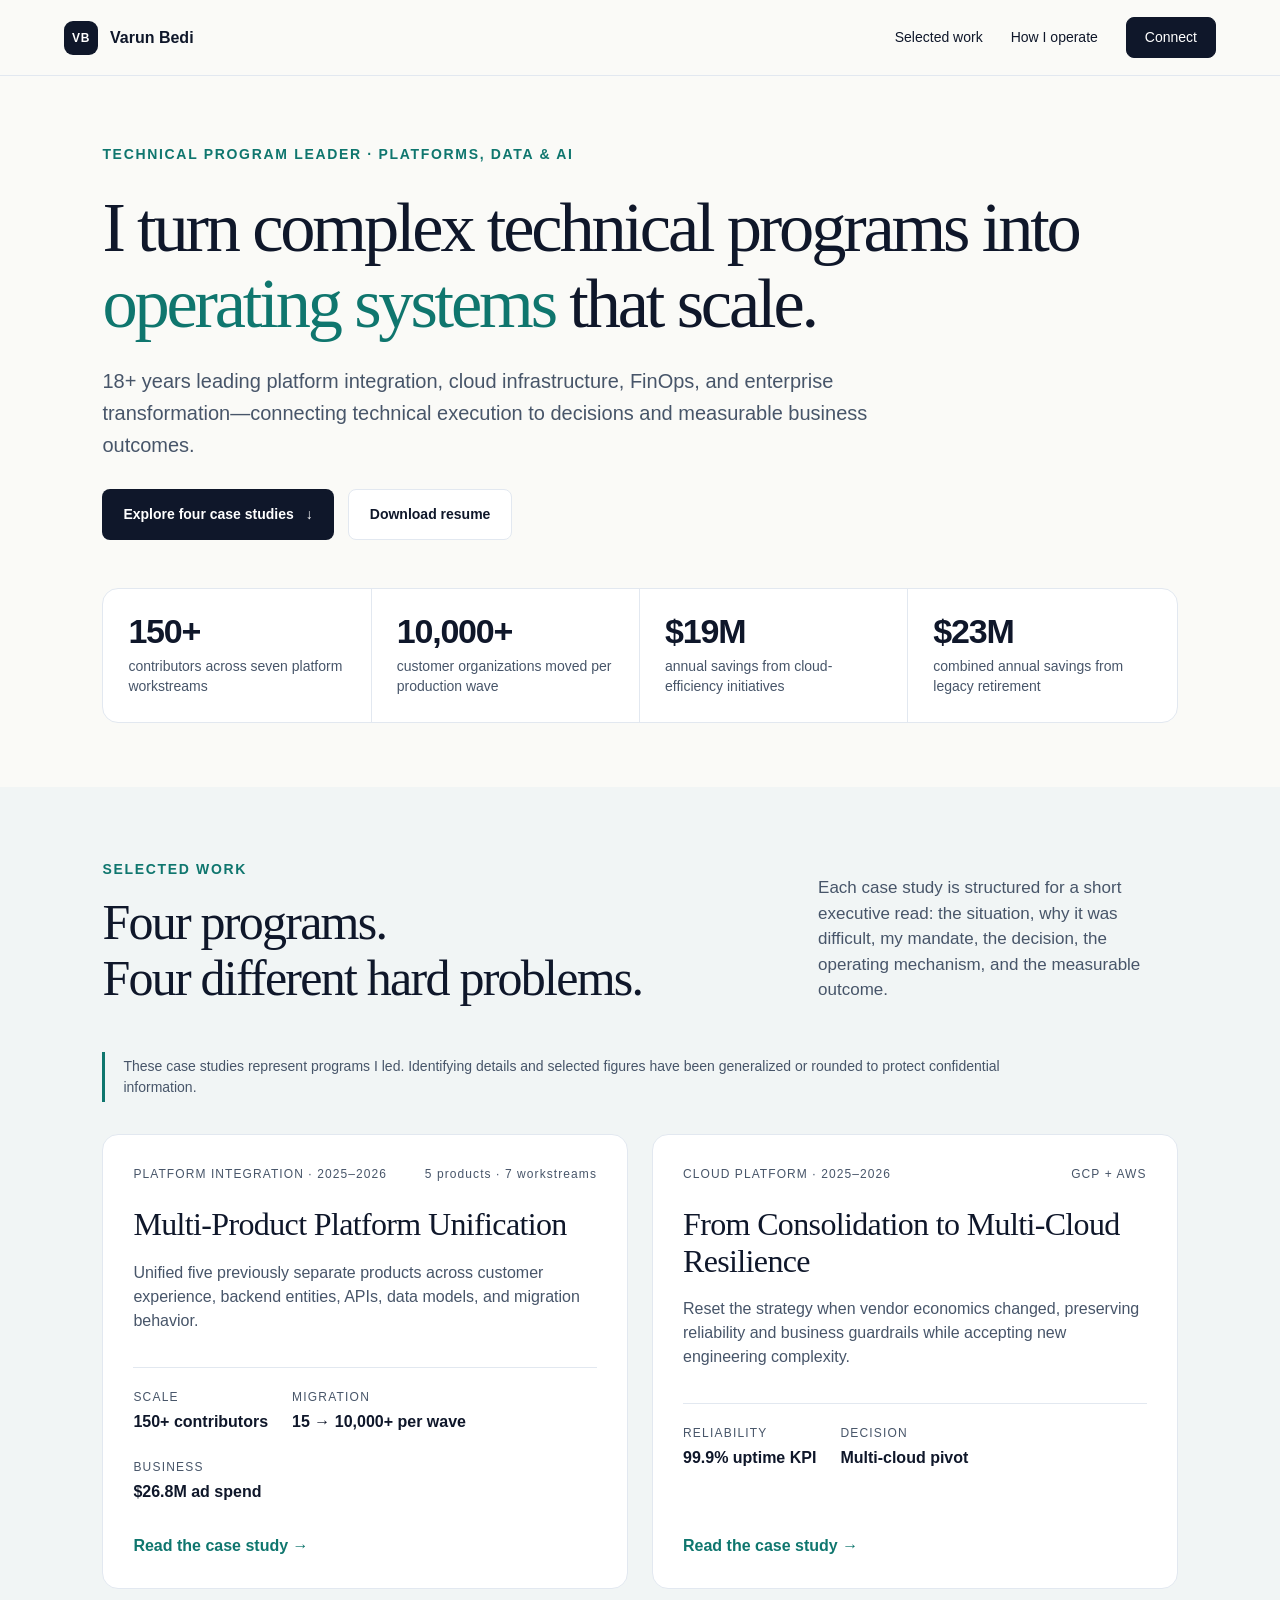
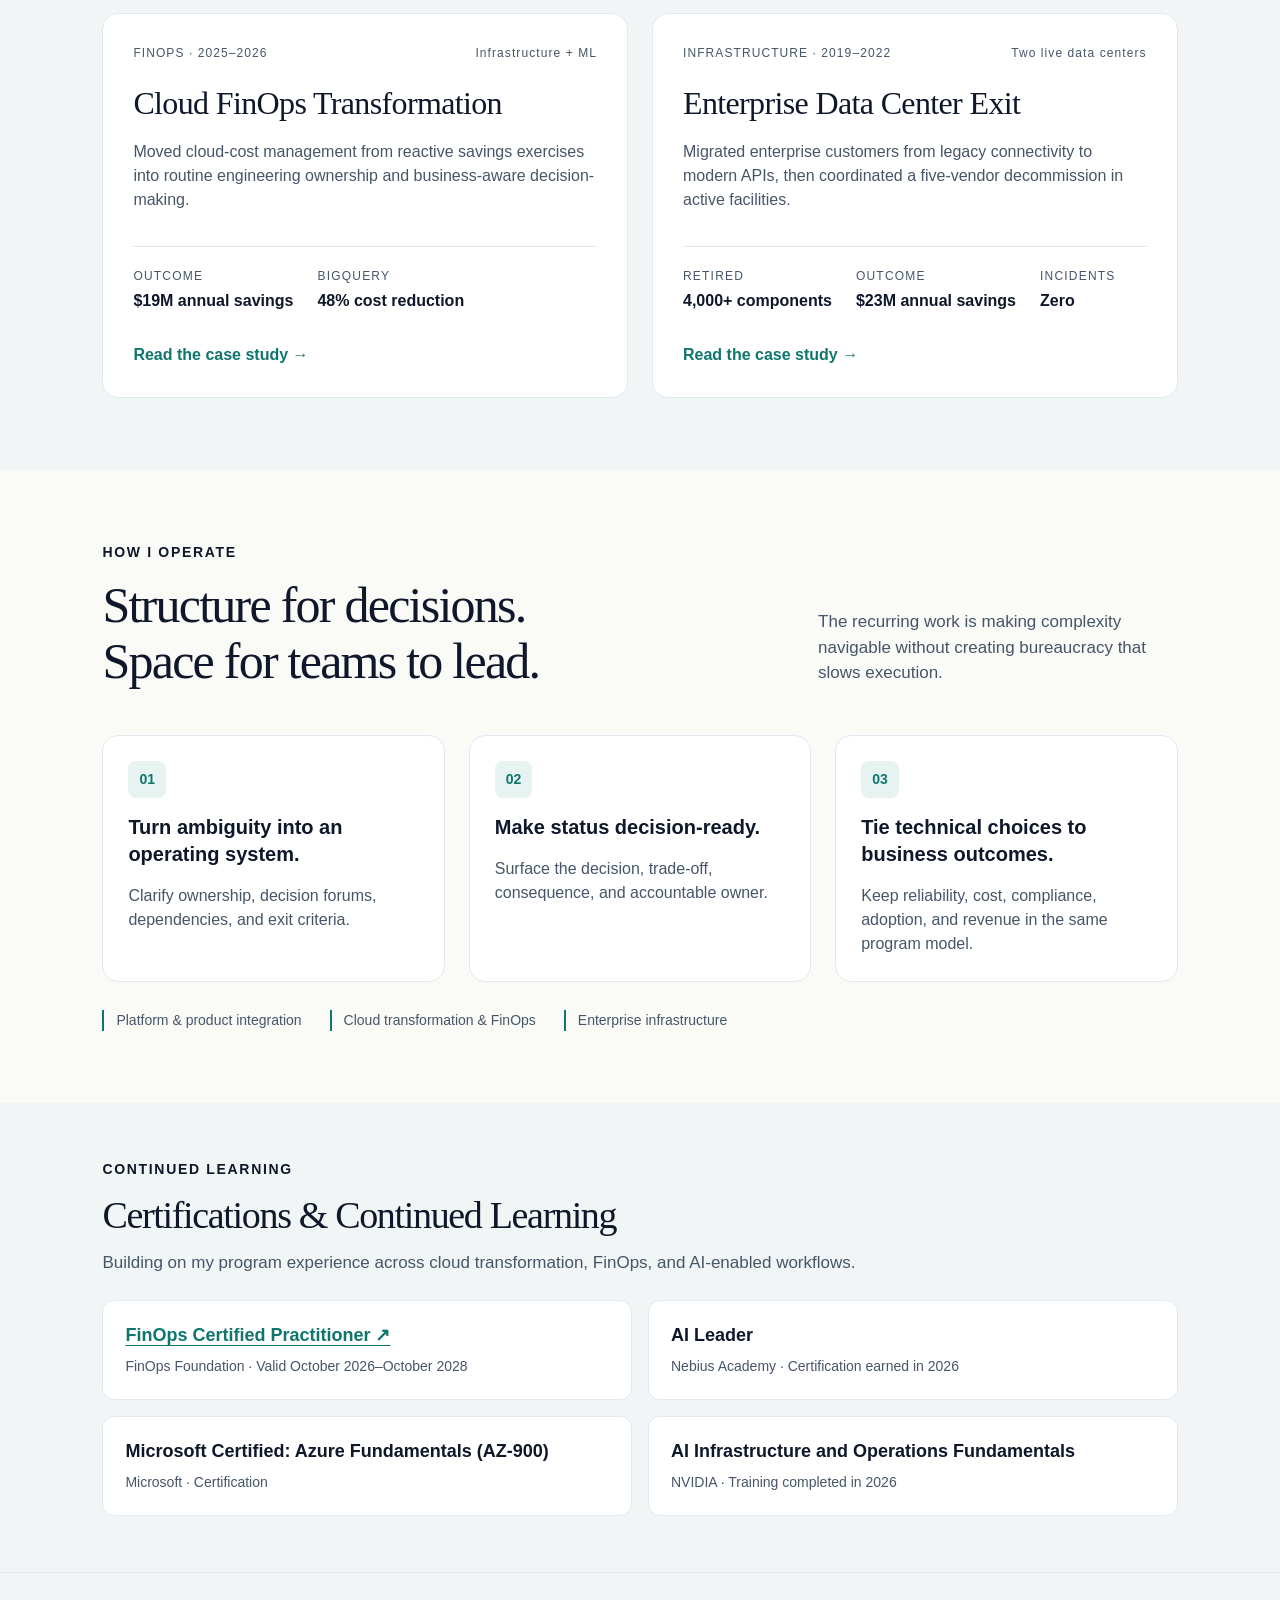
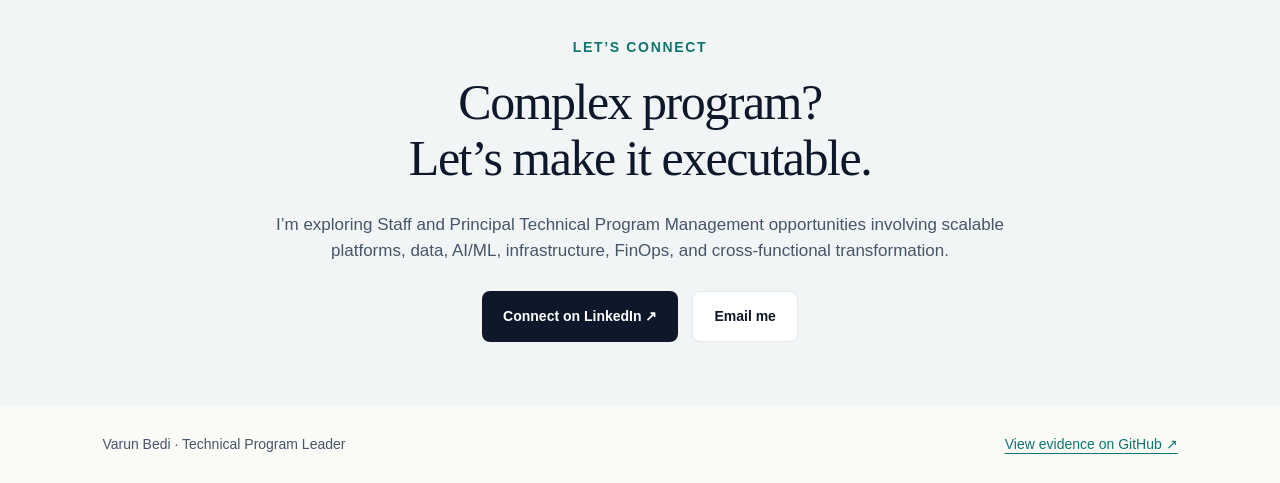
<file: docs/index.html>
<!doctype html>
<html lang="en">
<head>
  <meta charset="utf-8">
  <meta name="viewport" content="width=device-width, initial-scale=1">
  <meta name="description" content="Varun Bedi — Technical Program Leader turning complex platforms, cloud, data, and AI programs into operating systems that scale.">
  <meta property="og:title" content="Varun Bedi — Technical Program Leadership Portfolio">
  <meta property="og:description" content="Selected programs, decisions, operating mechanisms, and measurable outcomes.">
  <meta property="og:image" content="og.png">
  <title>Varun Bedi — Technical Program Leader</title>
  <link rel="icon" href="favicon.svg" type="image/svg+xml">
  <link rel="stylesheet" href="styles.css">
  <link rel="stylesheet" href="refinements.css">
  <link rel="stylesheet" href="theme.css">
</head>
<body>
  <header class="site-header">
    <a class="wordmark" href="#top" aria-label="Varun Bedi, home"><span>VB</span> Varun Bedi</a>
    <nav aria-label="Primary navigation">
      <a href="#work">Selected work</a><a href="#principles">How I operate</a>
      <a class="nav-cta" href="https://linkedin.com/in/bedivarun" target="_blank" rel="noreferrer">Connect</a>
    </nav>
  </header>
  <main id="top">
    <section class="hero compact-hero">
      <div class="eyebrow">TECHNICAL PROGRAM LEADER · PLATFORMS, DATA &amp; AI</div>
      <h1>I turn complex technical programs into <em>operating systems</em> that scale.</h1>
      <p class="hero-copy">18+ years leading platform integration, cloud infrastructure, FinOps, and enterprise transformation—connecting technical execution to decisions and measurable business outcomes.</p>
      <div class="hero-actions">
        <a class="button primary" href="#work">Explore four case studies <span aria-hidden="true">↓</span></a>
        <a class="button secondary" href="Varun_Bedi_Resume.pdf" download>Download resume</a>
      </div>
      <div class="impact-strip hero-impact" aria-label="Selected impact">
        <div><strong>150+</strong><span>contributors across seven platform workstreams</span></div>
        <div><strong>10,000+</strong><span>customer organizations moved per production wave</span></div>
        <div><strong>$19M</strong><span>annual savings from cloud-efficiency initiatives</span></div>
        <div><strong>$23M</strong><span>combined annual savings from legacy retirement</span></div>
      </div>
    </section>
    <section class="work concise-work" id="work" aria-labelledby="work-title">
      <div class="section-intro split">
        <div><p class="kicker">SELECTED WORK</p><h2 id="work-title">Four programs.<br>Four different hard problems.</h2></div>
        <p>Each case study is structured for a short executive read: the situation, why it was difficult, my mandate, the decision, the operating mechanism, and the measurable outcome.</p>
      </div>
      <p class="evidence-note">These case studies represent programs I led. Identifying details and selected figures have been generalized or rounded to protect confidential information.</p>
      <div class="case-grid programs-grid">
        <article class="case-card">
          <div class="case-meta"><span>PLATFORM INTEGRATION · 2025–2026</span><span>5 products · 7 workstreams</span></div>
          <h3>Multi-Product Platform Unification</h3>
          <p>Unified five previously separate products across customer experience, backend entities, APIs, data models, and migration behavior.</p>
          <dl><div><dt>Scale</dt><dd>150+ contributors</dd></div><div><dt>Migration</dt><dd>15 → 10,000+ per wave</dd></div><div><dt>Business</dt><dd>$26.8M ad spend</dd></div></dl>
          <a href="case-studies/platform-unification.html">Read the case study →</a>
        </article>
        <article class="case-card">
          <div class="case-meta"><span>CLOUD PLATFORM · 2025–2026</span><span>GCP + AWS</span></div>
          <h3>From Consolidation to Multi-Cloud Resilience</h3>
          <p>Reset the strategy when vendor economics changed, preserving reliability and business guardrails while accepting new engineering complexity.</p>
          <dl><div><dt>Reliability</dt><dd>99.9% uptime KPI</dd></div><div><dt>Decision</dt><dd>Multi-cloud pivot</dd></div></dl>
          <a href="case-studies/cloud-platform.html">Read the case study →</a>
        </article>
        <article class="case-card">
          <div class="case-meta"><span>FINOPS · 2025–2026</span><span>Infrastructure + ML</span></div>
          <h3>Cloud FinOps Transformation</h3>
          <p>Moved cloud-cost management from reactive savings exercises into routine engineering ownership and business-aware decision-making.</p>
          <dl><div><dt>Outcome</dt><dd>$19M annual savings</dd></div><div><dt>BigQuery</dt><dd>48% cost reduction</dd></div></dl>
          <a href="case-studies/cloud-finops.html">Read the case study →</a>
        </article>
        <article class="case-card">
          <div class="case-meta"><span>INFRASTRUCTURE · 2019–2022</span><span>Two live data centers</span></div>
          <h3>Enterprise Data Center Exit</h3>
          <p>Migrated enterprise customers from legacy connectivity to modern APIs, then coordinated a five-vendor decommission in active facilities.</p>
          <dl><div><dt>Retired</dt><dd>4,000+ components</dd></div><div><dt>Outcome</dt><dd>$23M annual savings</dd></div><div><dt>Incidents</dt><dd>Zero</dd></div></dl>
          <a href="case-studies/data-center-exit.html">Read the case study →</a>
        </article>
      </div>
    </section>
    <section class="principles compact-principles" id="principles" aria-labelledby="principles-title">
      <div class="section-intro split">
        <div><p class="kicker">HOW I OPERATE</p><h2 id="principles-title">Structure for decisions.<br>Space for teams to lead.</h2></div>
        <p>The recurring work is making complexity navigable without creating bureaucracy that slows execution.</p>
      </div>
      <ol class="principle-list">
        <li><span>01</span><h3>Turn ambiguity into an operating system.</h3><p>Clarify ownership, decision forums, dependencies, and exit criteria.</p></li>
        <li><span>02</span><h3>Make status decision-ready.</h3><p>Surface the decision, trade-off, consequence, and accountable owner.</p></li>
        <li><span>03</span><h3>Tie technical choices to business outcomes.</h3><p>Keep reliability, cost, compliance, adoption, and revenue in the same program model.</p></li>
      </ol>
      <p class="specialties" aria-label="Core specialties"><span>Platform &amp; product integration</span><span>Cloud transformation &amp; FinOps</span><span>Enterprise infrastructure</span></p>
    </section>
    <section class="credentials" id="credentials" aria-labelledby="credentials-title">
      <div class="section-intro">
        <p class="kicker">CONTINUED LEARNING</p>
        <h2 id="credentials-title">Certifications &amp; Continued Learning</h2>
        <p>Building on my program experience across cloud transformation, FinOps, and AI-enabled workflows.</p>
      </div>
      <ul class="credential-list">
        <li><h3><a href="https://verify.skilljar.com/c/z38svyhzy6jr" target="_blank" rel="noreferrer">FinOps Certified Practitioner ↗</a></h3><p>FinOps Foundation · Valid October 2026–October 2028</p></li>
        <li><h3>AI Leader</h3><p>Nebius Academy · Certification earned in 2026</p></li>
        <li><h3>Microsoft Certified: Azure Fundamentals (AZ-900)</h3><p>Microsoft · Certification</p></li>
        <li><h3>AI Infrastructure and Operations Fundamentals</h3><p>NVIDIA · Training completed in 2026</p></li>
      </ul>
    </section>
    <section class="contact compact-contact" id="contact">
      <p class="kicker">LET’S CONNECT</p><h2>Complex program?<br>Let’s make it executable.</h2>
      <p>I’m exploring Staff and Principal Technical Program Management opportunities involving scalable platforms, data, AI/ML, infrastructure, FinOps, and cross-functional transformation.</p>
      <div class="hero-actions"><a class="button light" href="https://linkedin.com/in/bedivarun" target="_blank" rel="noreferrer">Connect on LinkedIn ↗</a><a class="button ghost" href="mailto:varunbedi.it@gmail.com">Email me</a></div>
    </section>
  </main>
  <footer><p>Varun Bedi · Technical Program Leader</p><p><a class="footer-evidence" href="https://github.com/varunbedi4u-TPM/github-portfolio-TPM" target="_blank" rel="noreferrer">View evidence on GitHub ↗</a></p></footer>
</body>
</html>
</file>
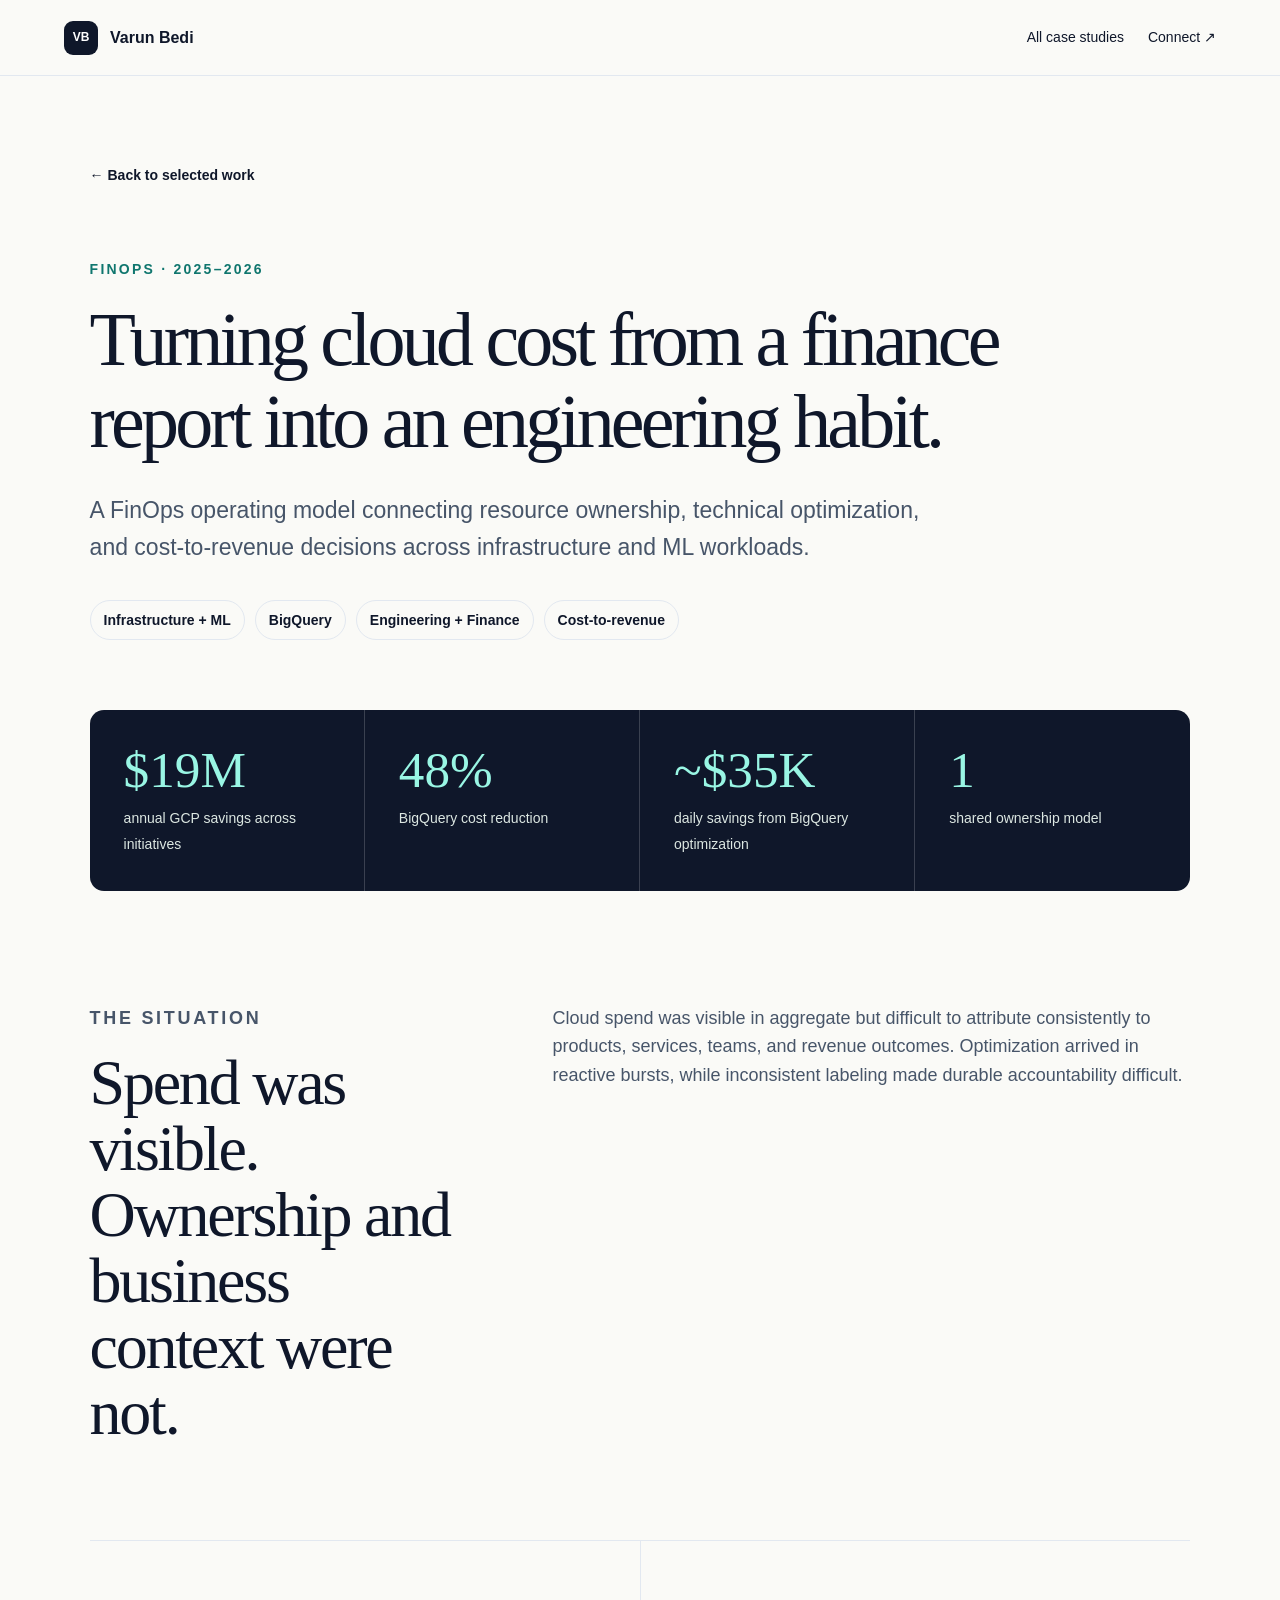
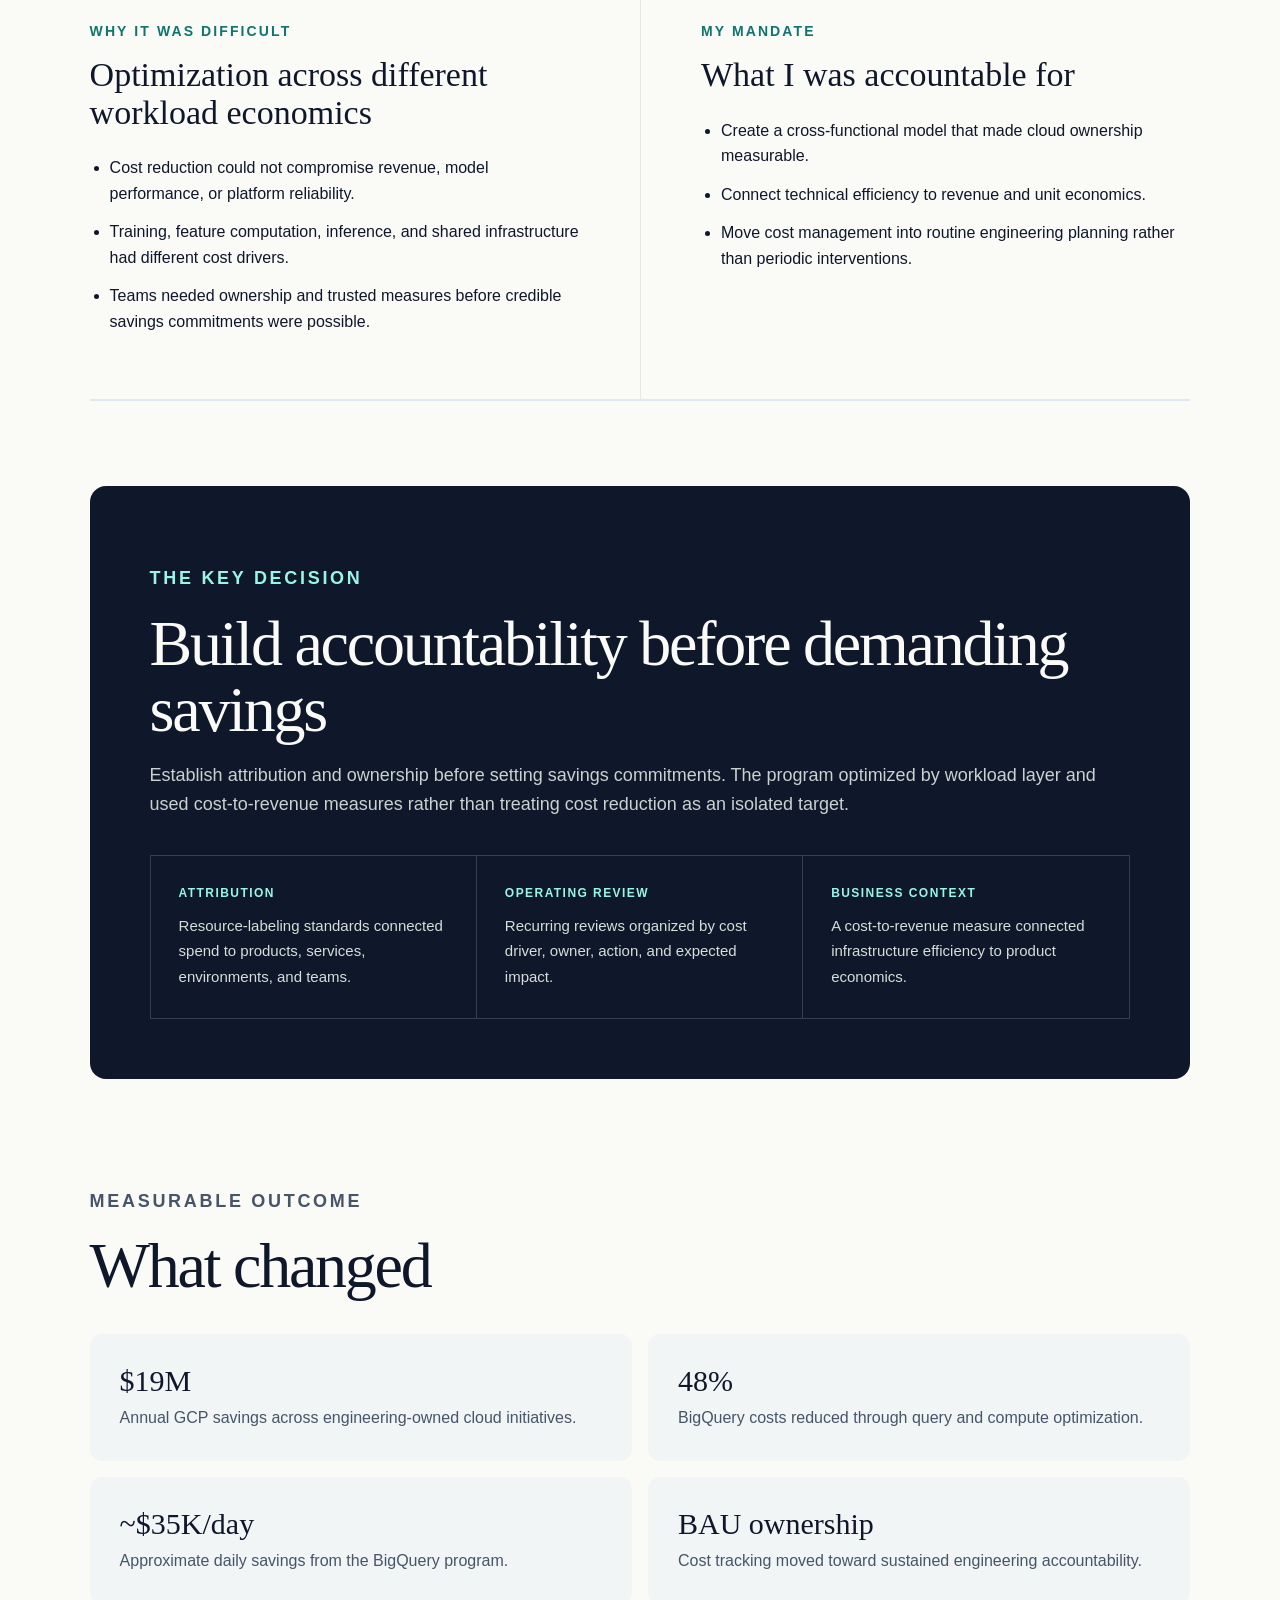
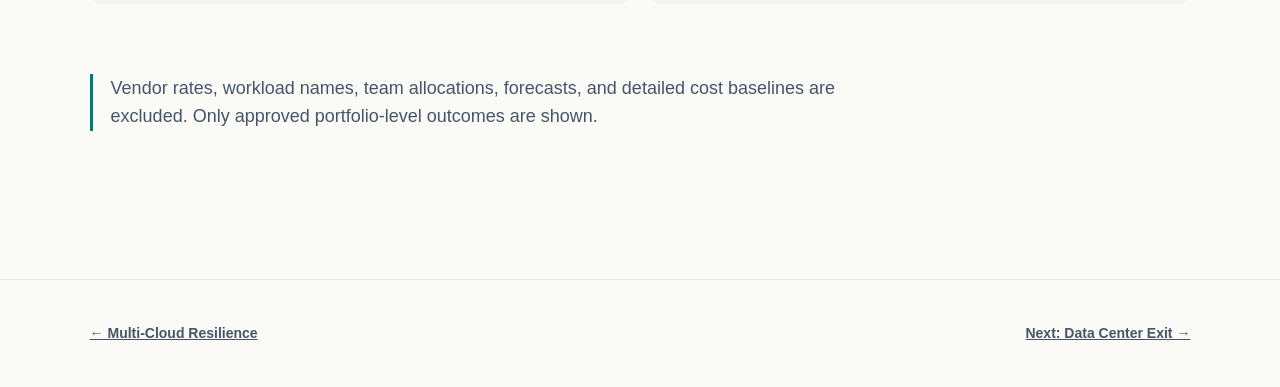
<file: docs/case-studies/cloud-finops.html>
<!doctype html><html lang="en"><head><meta charset="utf-8"><meta name="viewport" content="width=device-width,initial-scale=1"><meta name="description" content="Case study: creating durable FinOps ownership across cloud infrastructure and ML workloads."><link rel="icon" href="../favicon.svg" type="image/svg+xml"><link rel="stylesheet" href="../case-study.css"><title>Cloud FinOps — Varun Bedi</title>  <link rel="stylesheet" href="../theme.css">
</head><body data-study="finops"><header class="case-header"><a class="wordmark" href="../index.html"><span>VB</span> Varun Bedi</a><nav><a href="../index.html#work">All case studies</a><a href="https://linkedin.com/in/bedivarun" target="_blank" rel="noreferrer">Connect ↗</a></nav></header><main class="case-shell"><section class="case-hero"><a class="back-link" href="../index.html#work">← Back to selected work</a><p class="case-eyebrow" data-eyebrow></p><h1 data-title></h1><p class="case-deck" data-deck></p><div class="context-row" data-context></div><div class="kpi-band" data-kpis></div></section><section class="case-body"><div class="case-intro"><div><p class="case-label">THE SITUATION</p><h2>Spend was visible. Ownership and business context were not.</h2></div><p data-situation></p></div><div class="study-sections"><section class="study-section"><p class="case-label">WHY IT WAS DIFFICULT</p><h2>Optimization across different workload economics</h2><ul data-difficulty></ul></section><section class="study-section"><p class="case-label">MY MANDATE</p><h2>What I was accountable for</h2><ul data-mandate></ul></section></div><section class="decision"><p class="case-label">THE KEY DECISION</p><h2>Build accountability before demanding savings</h2><p data-decision></p><div class="mechanism-list" data-mechanisms></div></section><section class="outcome"><p class="case-label">MEASURABLE OUTCOME</p><h2>What changed</h2><div class="outcome-grid" data-outcomes></div><p class="confidentiality">Vendor rates, workload names, team allocations, forecasts, and detailed cost baselines are excluded. Only approved portfolio-level outcomes are shown.</p></section></section></main><footer class="case-footer"><a href="cloud-platform.html">← Multi-Cloud Resilience</a><a href="data-center-exit.html">Next: Data Center Exit →</a></footer><script src="case-study.js"></script></body></html>
</file>
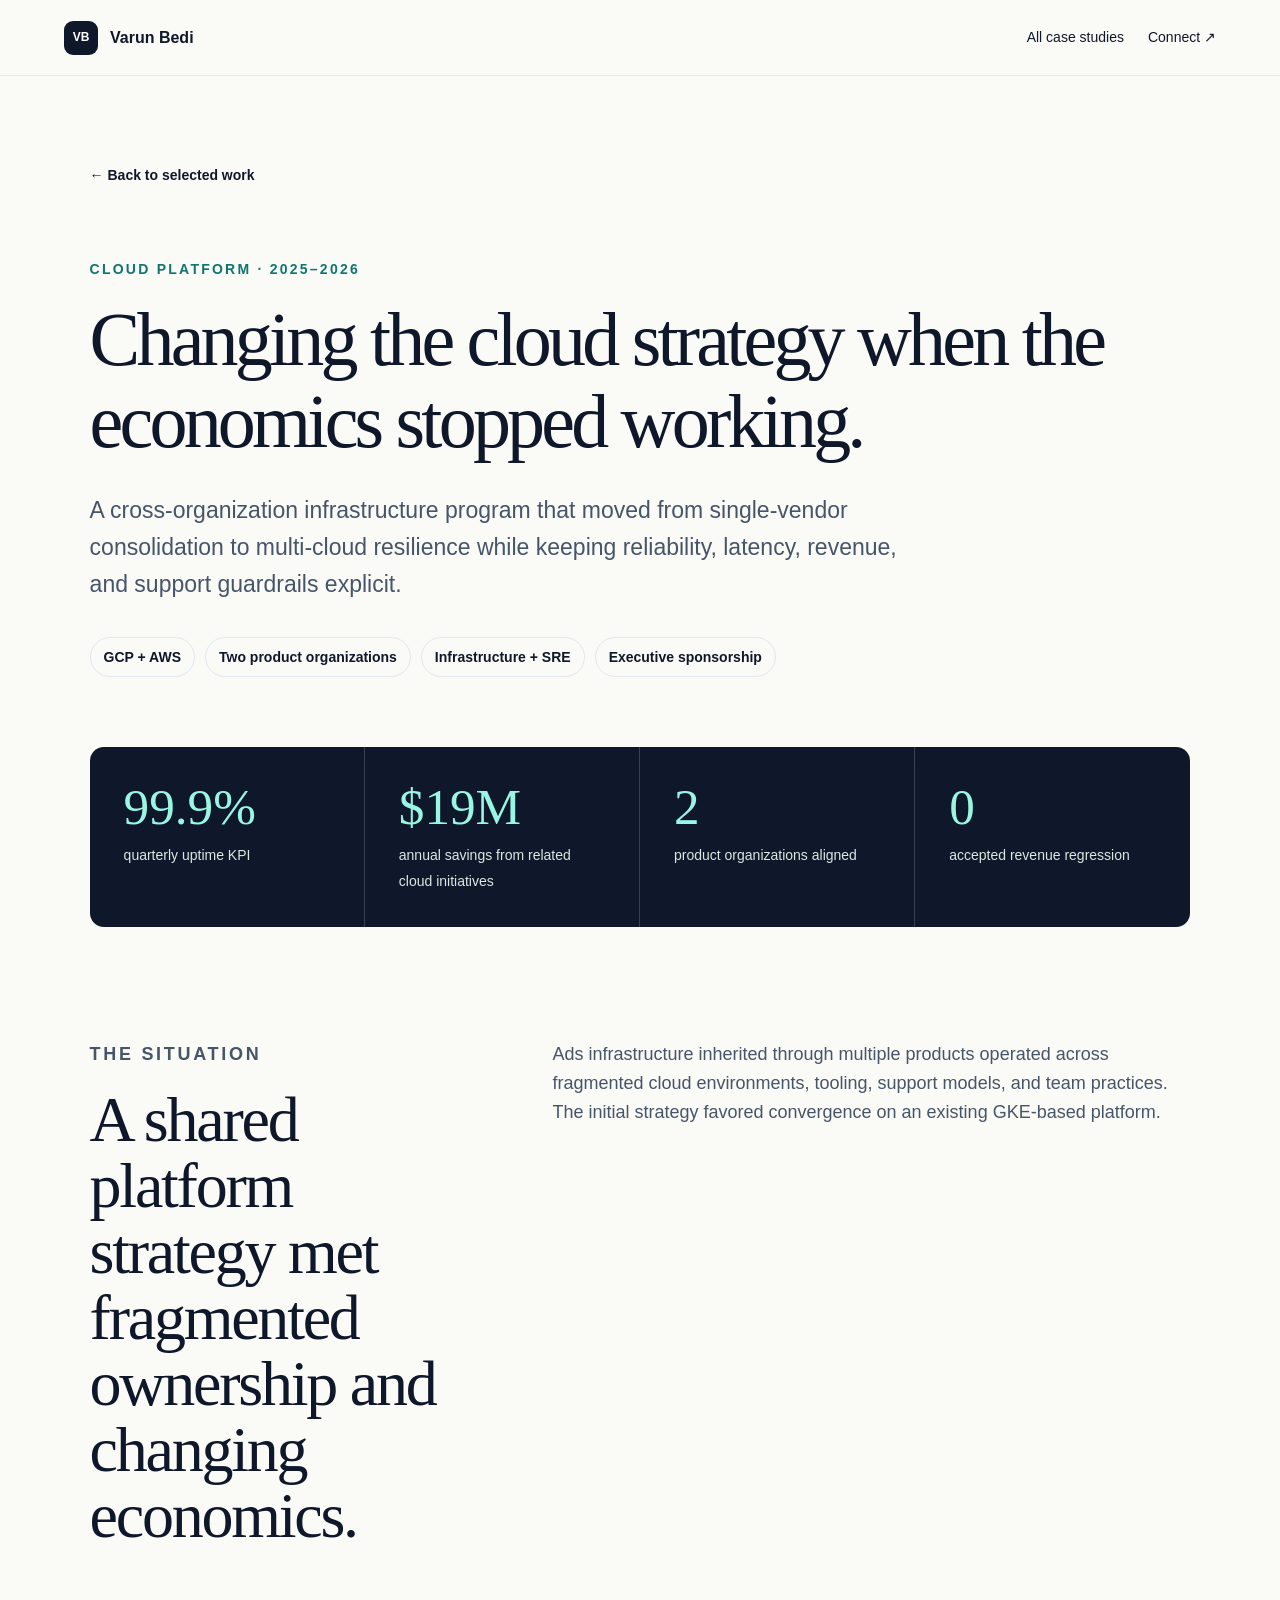
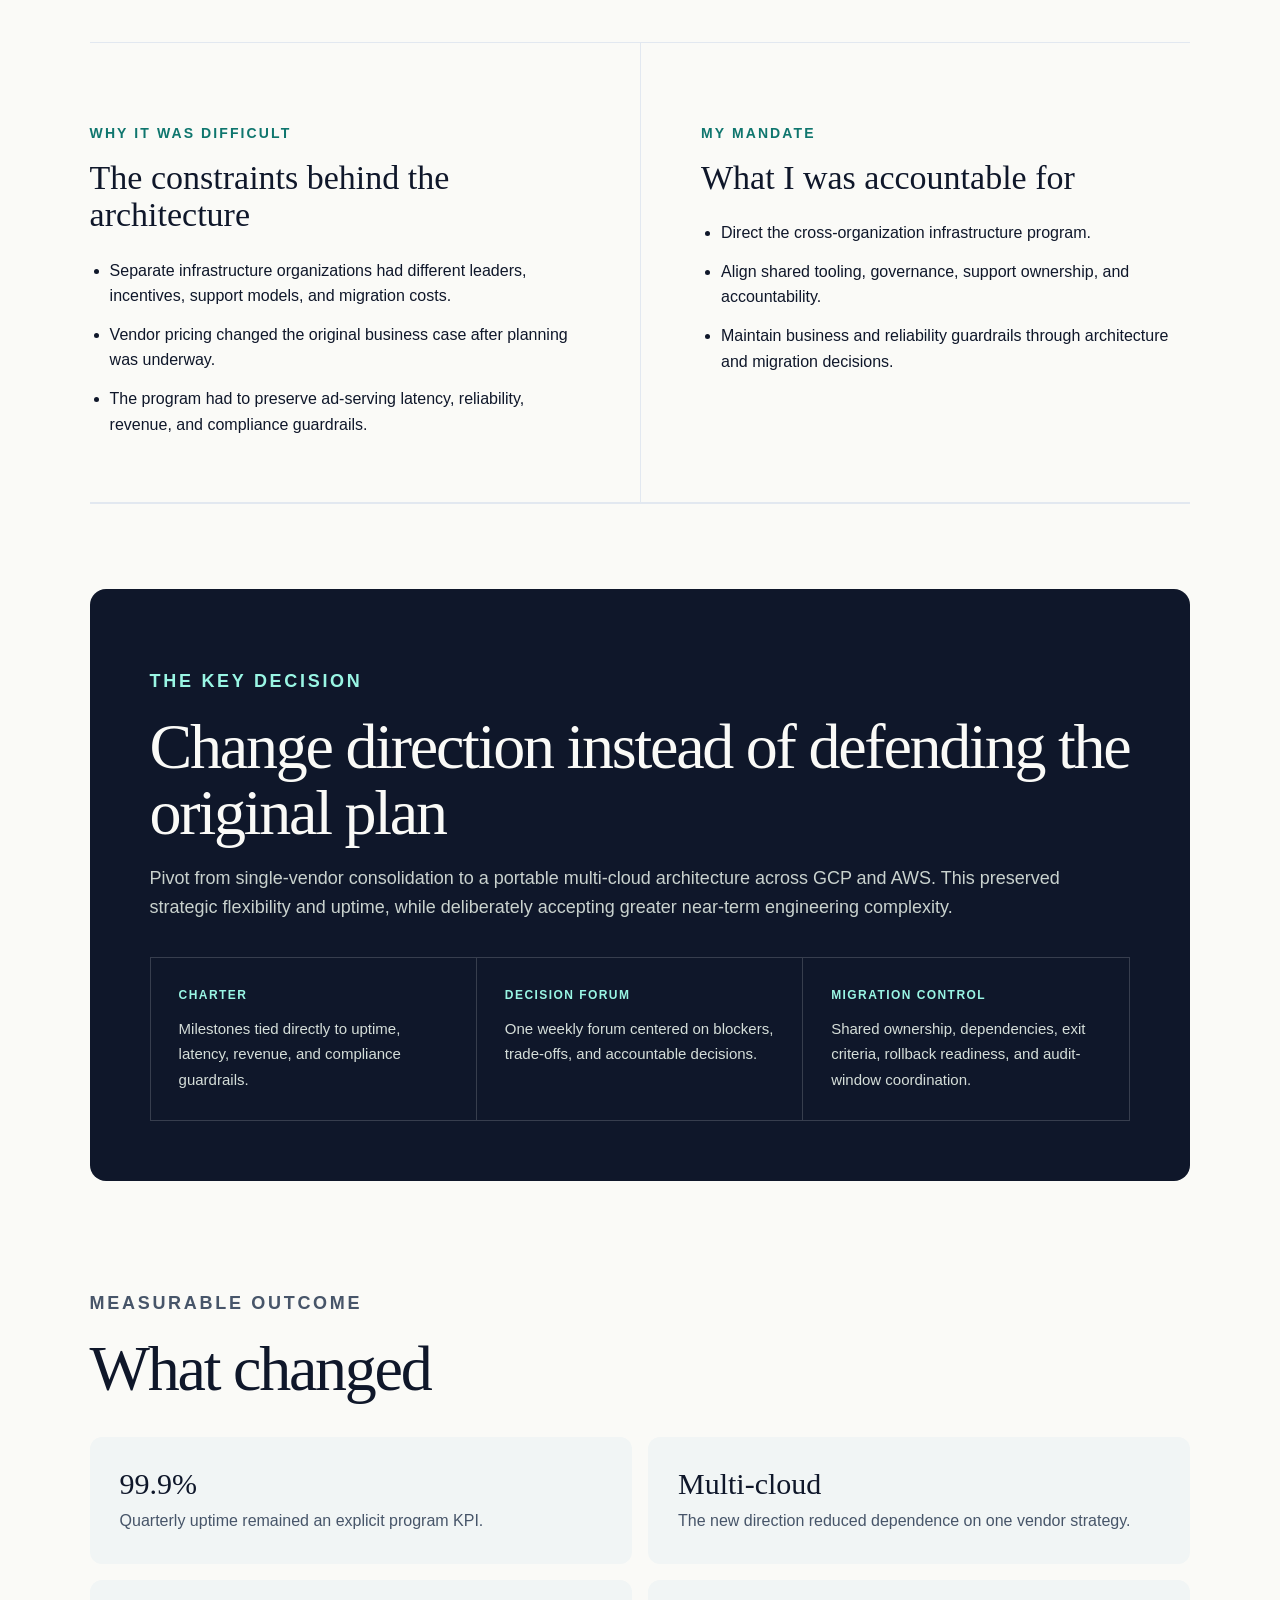
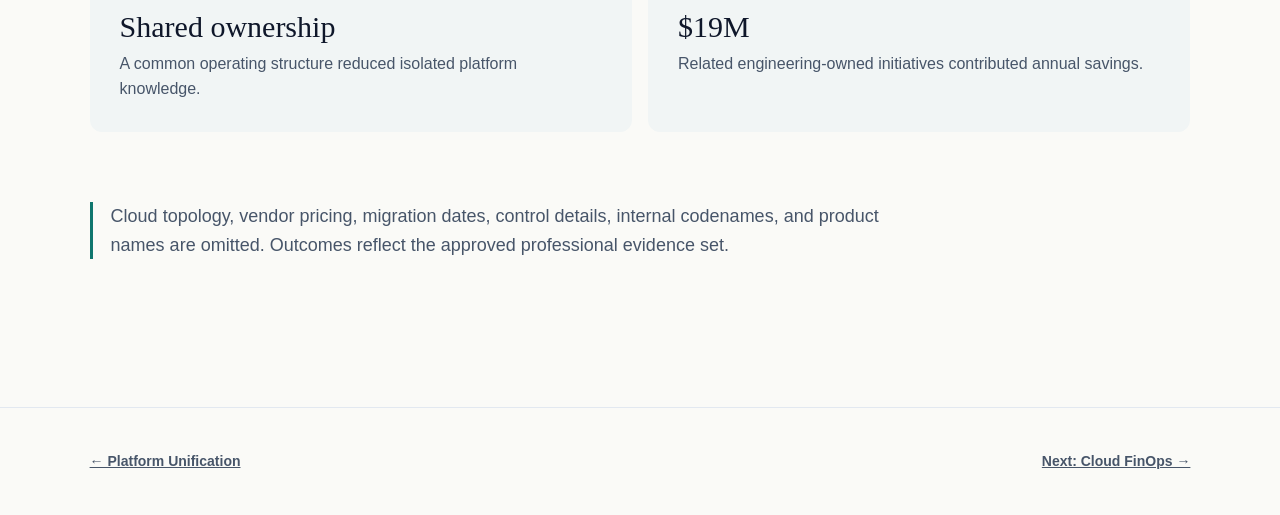
<file: docs/case-studies/cloud-platform.html>
<!doctype html><html lang="en"><head><meta charset="utf-8"><meta name="viewport" content="width=device-width,initial-scale=1"><meta name="description" content="Case study: reframing a cloud consolidation program as a resilient multi-cloud strategy."><link rel="icon" href="../favicon.svg" type="image/svg+xml"><link rel="stylesheet" href="../case-study.css"><title>Multi-Cloud Resilience — Varun Bedi</title>  <link rel="stylesheet" href="../theme.css">
</head><body data-study="cloud"><header class="case-header"><a class="wordmark" href="../index.html"><span>VB</span> Varun Bedi</a><nav><a href="../index.html#work">All case studies</a><a href="https://linkedin.com/in/bedivarun" target="_blank" rel="noreferrer">Connect ↗</a></nav></header><main class="case-shell"><section class="case-hero"><a class="back-link" href="../index.html#work">← Back to selected work</a><p class="case-eyebrow" data-eyebrow></p><h1 data-title></h1><p class="case-deck" data-deck></p><div class="context-row" data-context></div><div class="kpi-band" data-kpis></div></section><section class="case-body"><div class="case-intro"><div><p class="case-label">THE SITUATION</p><h2>A shared platform strategy met fragmented ownership and changing economics.</h2></div><p data-situation></p></div><div class="study-sections"><section class="study-section"><p class="case-label">WHY IT WAS DIFFICULT</p><h2>The constraints behind the architecture</h2><ul data-difficulty></ul></section><section class="study-section"><p class="case-label">MY MANDATE</p><h2>What I was accountable for</h2><ul data-mandate></ul></section></div><section class="decision"><p class="case-label">THE KEY DECISION</p><h2>Change direction instead of defending the original plan</h2><p data-decision></p><div class="mechanism-list" data-mechanisms></div></section><section class="outcome"><p class="case-label">MEASURABLE OUTCOME</p><h2>What changed</h2><div class="outcome-grid" data-outcomes></div><p class="confidentiality">Cloud topology, vendor pricing, migration dates, control details, internal codenames, and product names are omitted. Outcomes reflect the approved professional evidence set.</p></section></section></main><footer class="case-footer"><a href="platform-unification.html">← Platform Unification</a><a href="cloud-finops.html">Next: Cloud FinOps →</a></footer><script src="case-study.js"></script></body></html>
</file>
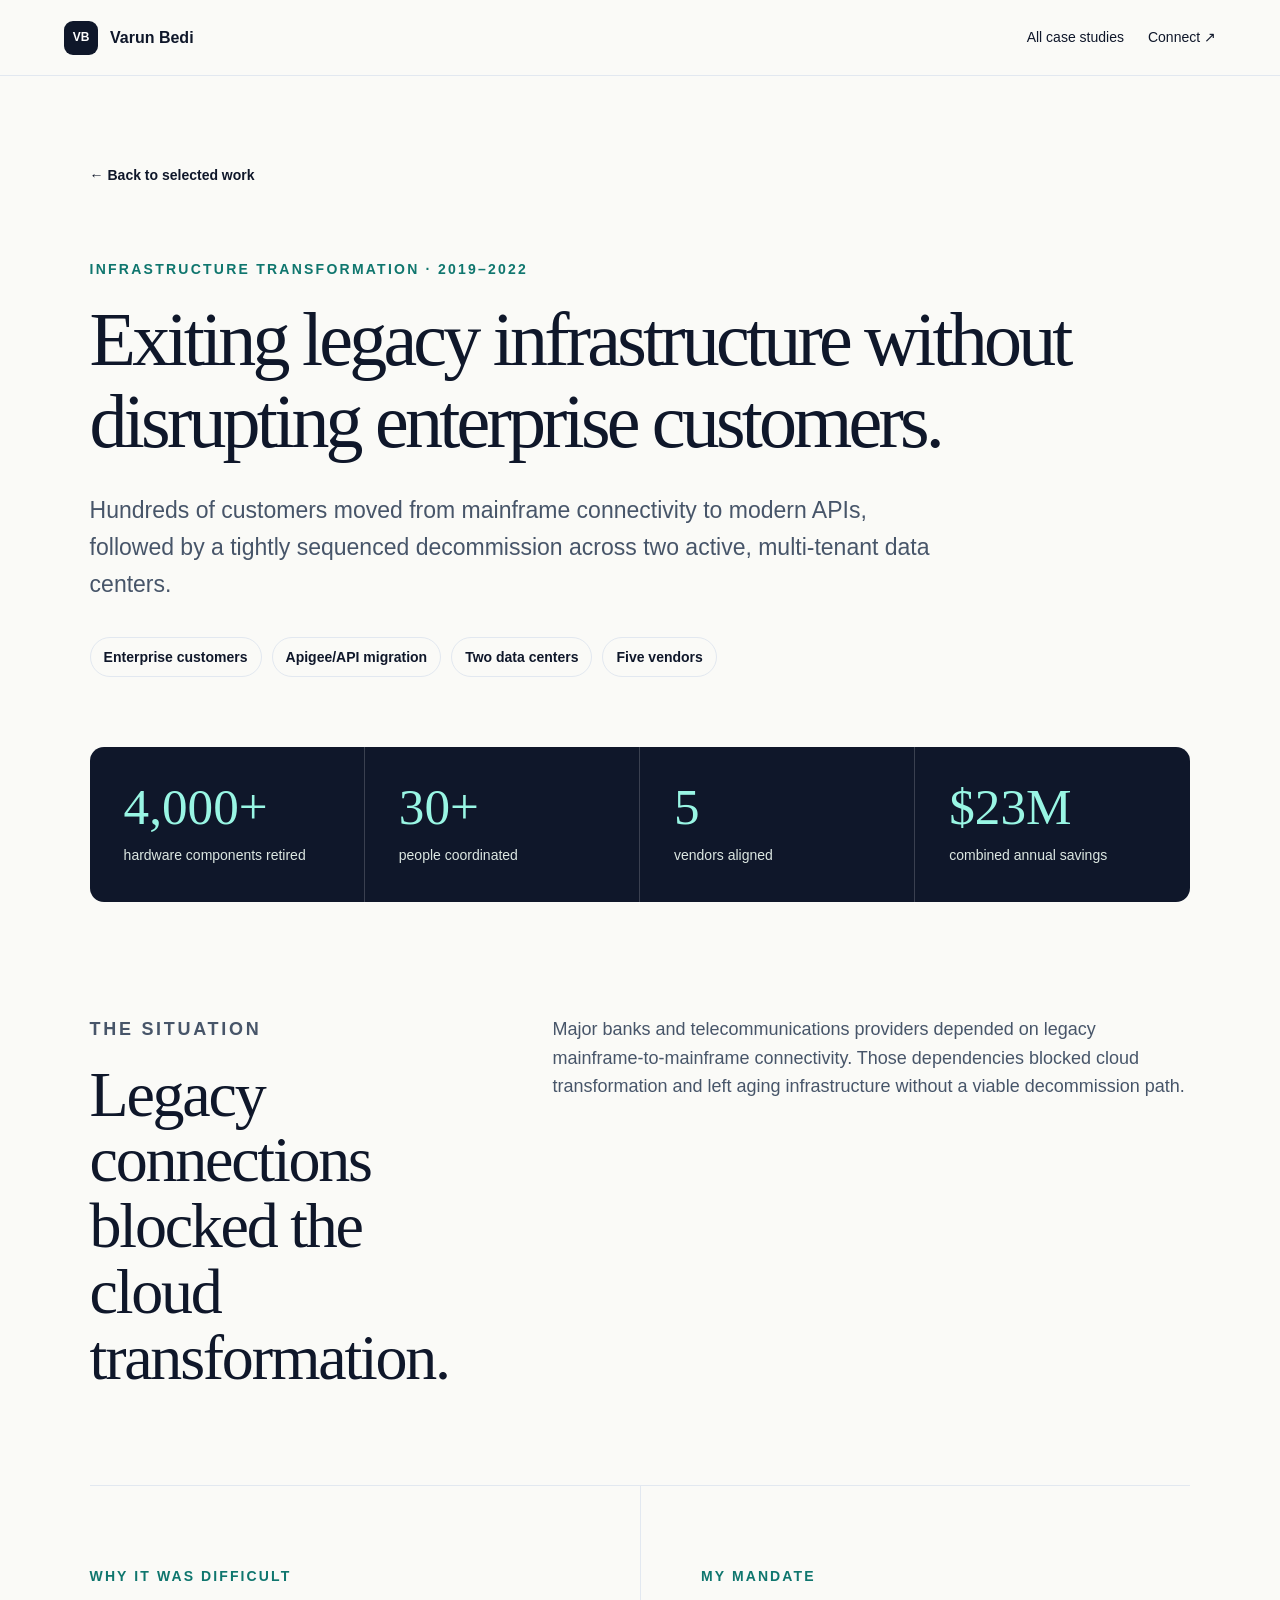
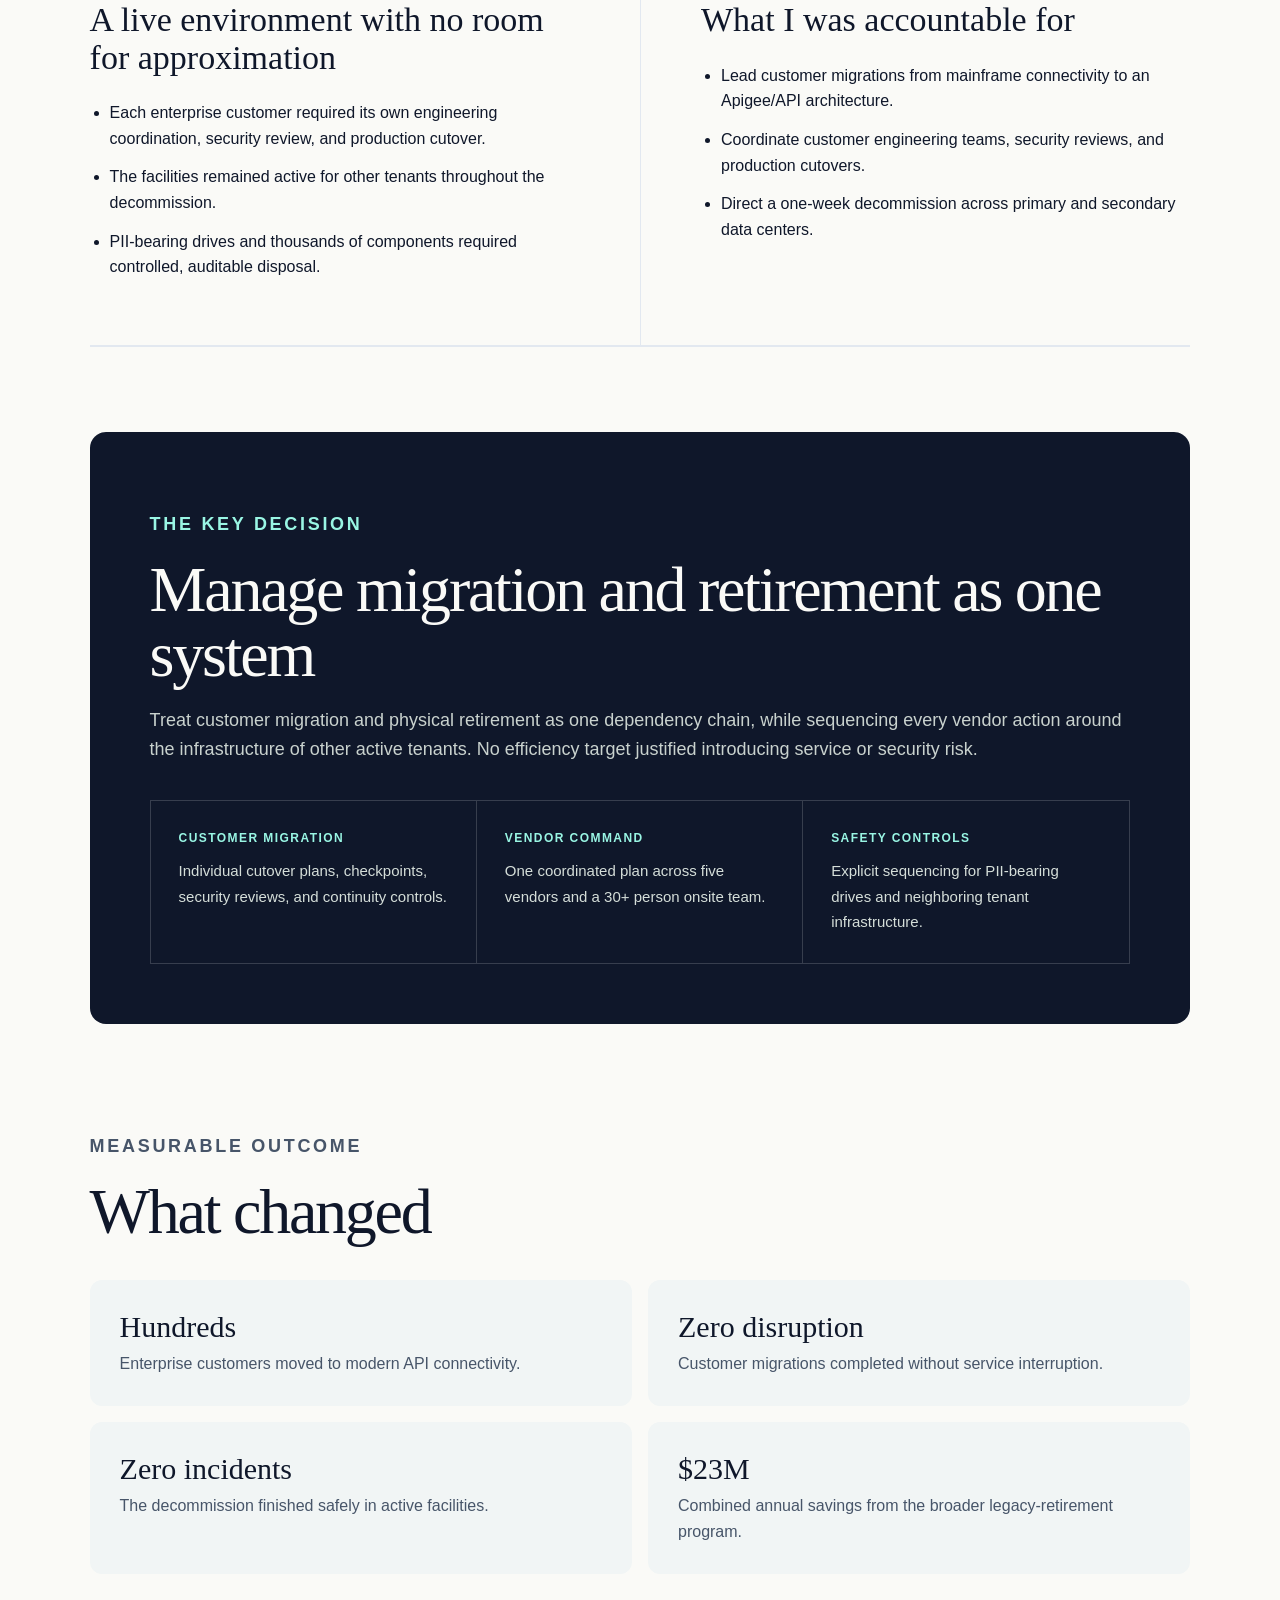
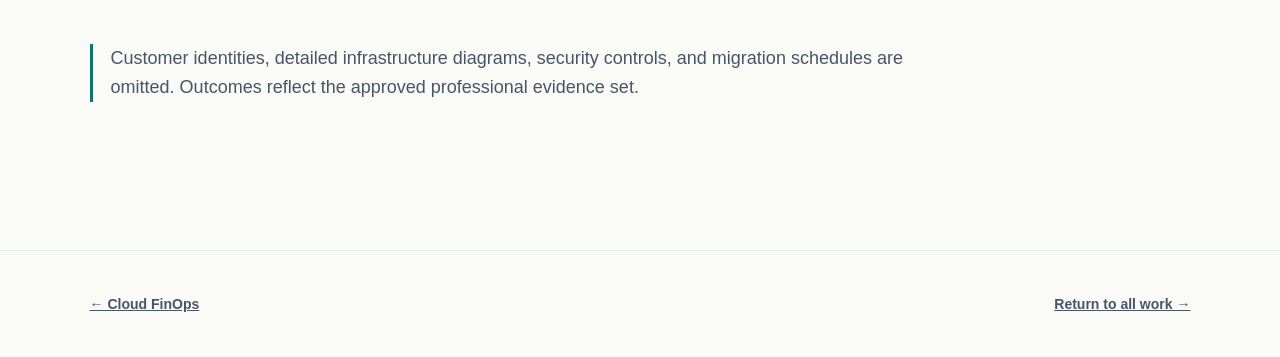
<file: docs/case-studies/data-center-exit.html>
<!doctype html><html lang="en"><head><meta charset="utf-8"><meta name="viewport" content="width=device-width,initial-scale=1"><meta name="description" content="Case study: migrating enterprise customers from mainframe connectivity and retiring legacy data-center infrastructure."><link rel="icon" href="../favicon.svg" type="image/svg+xml"><link rel="stylesheet" href="../case-study.css"><title>Enterprise Data Center Exit — Varun Bedi</title>  <link rel="stylesheet" href="../theme.css">
</head><body data-study="datacenter"><header class="case-header"><a class="wordmark" href="../index.html"><span>VB</span> Varun Bedi</a><nav><a href="../index.html#work">All case studies</a><a href="https://linkedin.com/in/bedivarun" target="_blank" rel="noreferrer">Connect ↗</a></nav></header><main class="case-shell"><section class="case-hero"><a class="back-link" href="../index.html#work">← Back to selected work</a><p class="case-eyebrow" data-eyebrow></p><h1 data-title></h1><p class="case-deck" data-deck></p><div class="context-row" data-context></div><div class="kpi-band" data-kpis></div></section><section class="case-body"><div class="case-intro"><div><p class="case-label">THE SITUATION</p><h2>Legacy connections blocked the cloud transformation.</h2></div><p data-situation></p></div><div class="study-sections"><section class="study-section"><p class="case-label">WHY IT WAS DIFFICULT</p><h2>A live environment with no room for approximation</h2><ul data-difficulty></ul></section><section class="study-section"><p class="case-label">MY MANDATE</p><h2>What I was accountable for</h2><ul data-mandate></ul></section></div><section class="decision"><p class="case-label">THE KEY DECISION</p><h2>Manage migration and retirement as one system</h2><p data-decision></p><div class="mechanism-list" data-mechanisms></div></section><section class="outcome"><p class="case-label">MEASURABLE OUTCOME</p><h2>What changed</h2><div class="outcome-grid" data-outcomes></div><p class="confidentiality">Customer identities, detailed infrastructure diagrams, security controls, and migration schedules are omitted. Outcomes reflect the approved professional evidence set.</p></section></section></main><footer class="case-footer"><a href="cloud-finops.html">← Cloud FinOps</a><a href="../index.html#work">Return to all work →</a></footer><script src="case-study.js"></script></body></html>
</file>
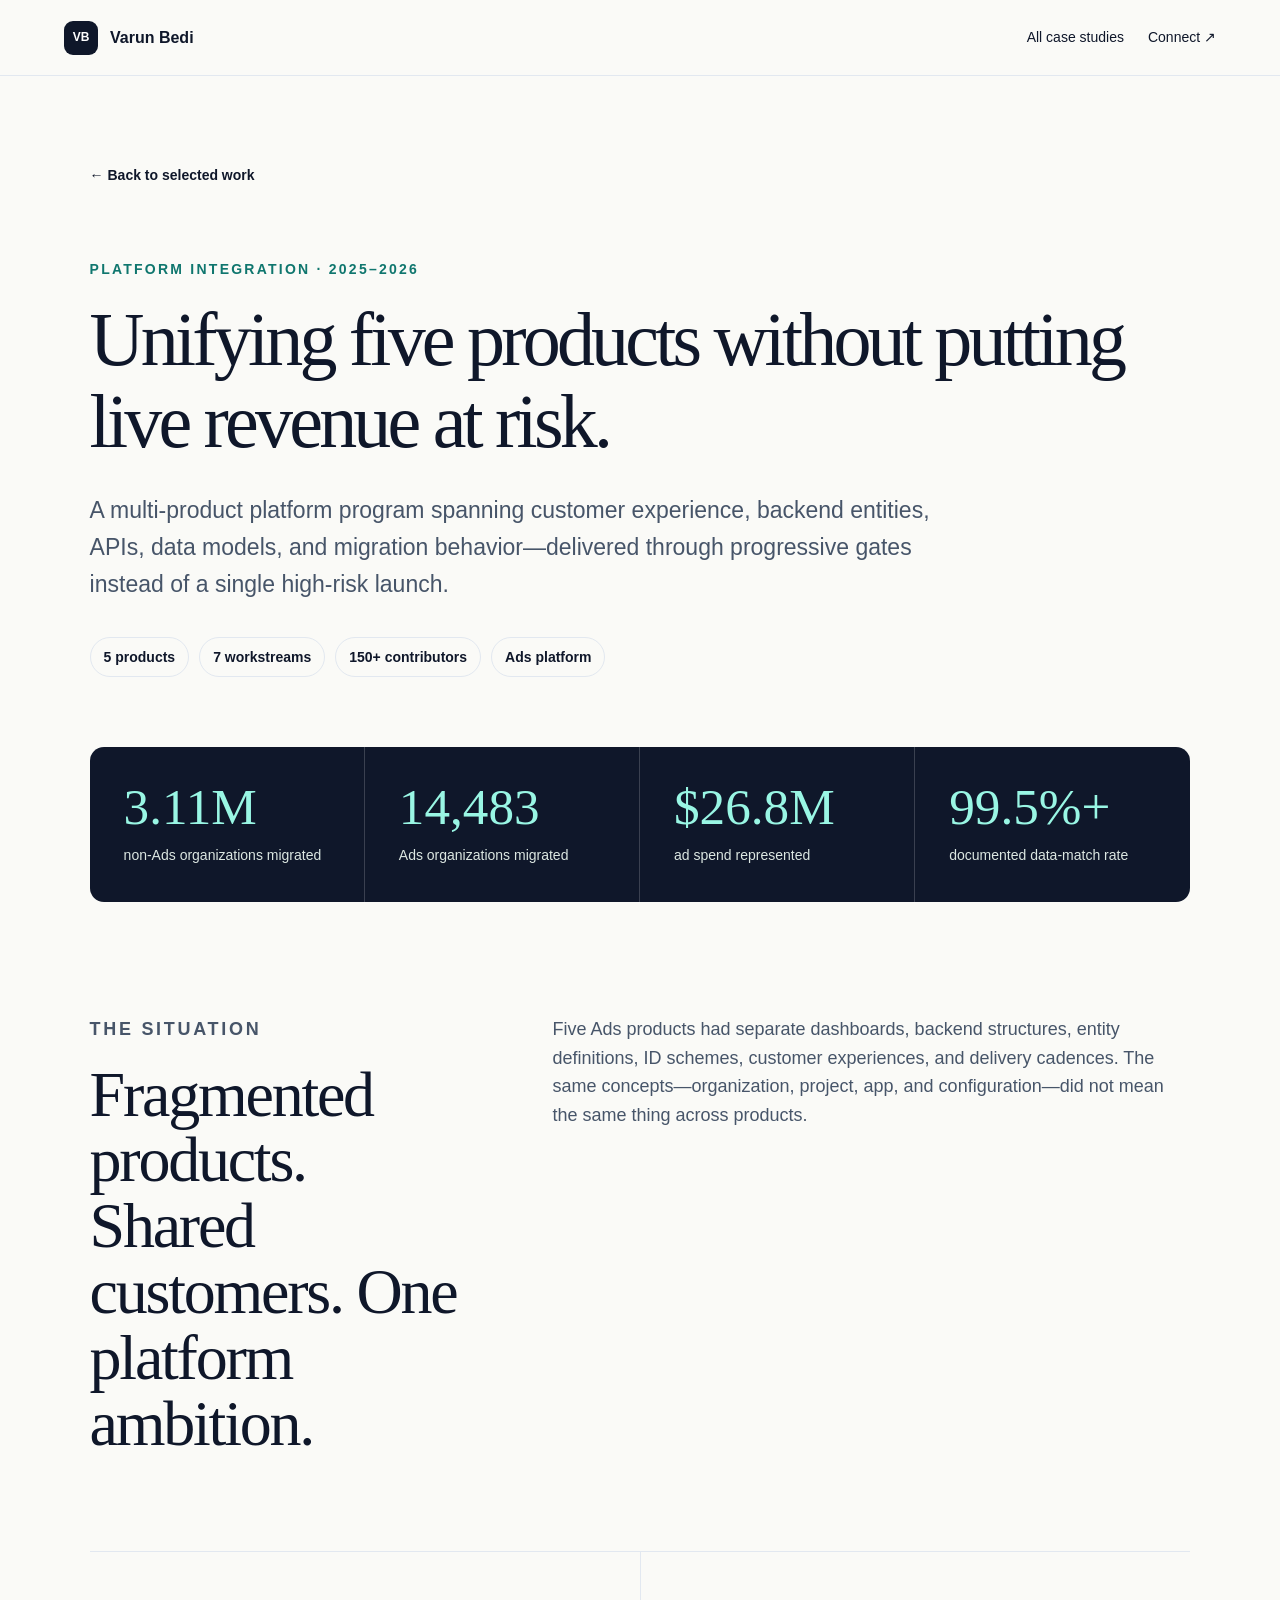
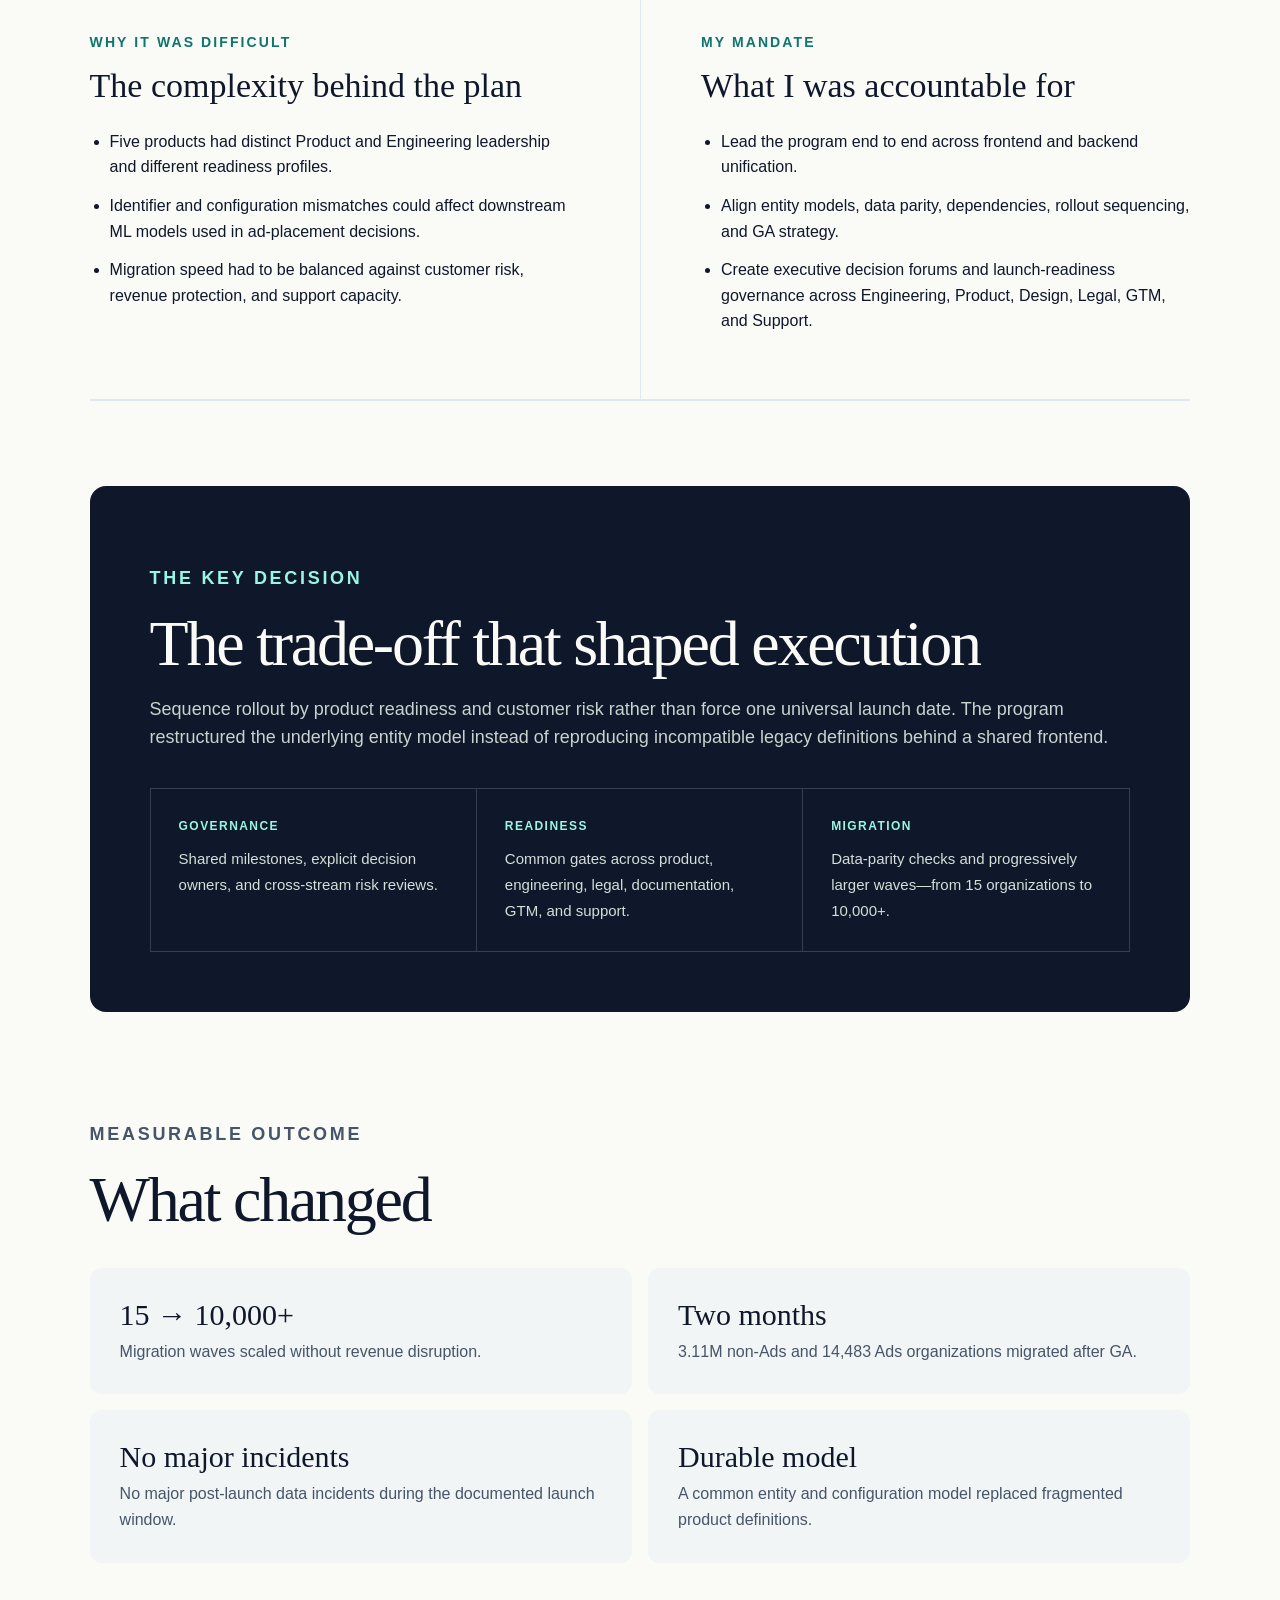
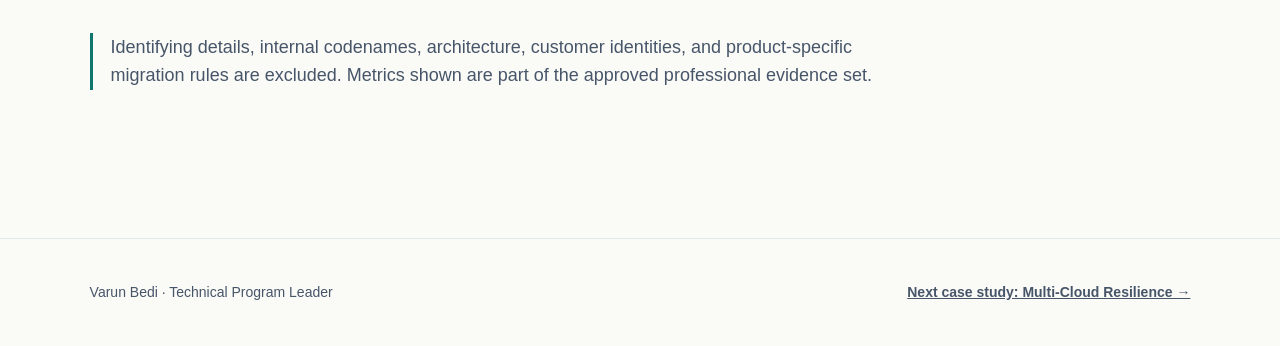
<file: docs/case-studies/platform-unification.html>
<!doctype html><html lang="en"><head><meta charset="utf-8"><meta name="viewport" content="width=device-width,initial-scale=1"><meta name="description" content="Case study: multi-product platform unification across five products, seven workstreams, and 150+ contributors."><link rel="icon" href="../favicon.svg" type="image/svg+xml"><link rel="stylesheet" href="../case-study.css"><title>Platform Unification — Varun Bedi</title>  <link rel="stylesheet" href="../theme.css">
</head><body data-study="platform"><header class="case-header"><a class="wordmark" href="../index.html"><span>VB</span> Varun Bedi</a><nav><a href="../index.html#work">All case studies</a><a href="https://linkedin.com/in/bedivarun" target="_blank" rel="noreferrer">Connect ↗</a></nav></header><main class="case-shell"><section class="case-hero"><a class="back-link" href="../index.html#work">← Back to selected work</a><p class="case-eyebrow" data-eyebrow></p><h1 data-title></h1><p class="case-deck" data-deck></p><div class="context-row" data-context></div><div class="kpi-band" data-kpis></div></section><section class="case-body"><div class="case-intro"><div><p class="case-label">THE SITUATION</p><h2>Fragmented products. Shared customers. One platform ambition.</h2></div><p data-situation></p></div><div class="study-sections"><section class="study-section"><p class="case-label">WHY IT WAS DIFFICULT</p><h2>The complexity behind the plan</h2><ul data-difficulty></ul></section><section class="study-section"><p class="case-label">MY MANDATE</p><h2>What I was accountable for</h2><ul data-mandate></ul></section></div><section class="decision"><p class="case-label">THE KEY DECISION</p><h2>The trade-off that shaped execution</h2><p data-decision></p><div class="mechanism-list" data-mechanisms></div></section><section class="outcome"><p class="case-label">MEASURABLE OUTCOME</p><h2>What changed</h2><div class="outcome-grid" data-outcomes></div><p class="confidentiality">Identifying details, internal codenames, architecture, customer identities, and product-specific migration rules are excluded. Metrics shown are part of the approved professional evidence set.</p></section></section></main><footer class="case-footer"><span>Varun Bedi · Technical Program Leader</span><a href="cloud-platform.html">Next case study: Multi-Cloud Resilience →</a></footer><script src="case-study.js"></script></body></html>
</file>
<file: docs/styles.css>
:root{--ink:#17221f;--paper:#f4f1e9;--paper-2:#ebe7dc;--green:#214c3f;--lime:#d7f15d;--line:rgba(23,34,31,.17);--white:#fff;--muted:#5e6965}*{box-sizing:border-box}html{scroll-behavior:smooth}body{margin:0;background:var(--paper);color:var(--ink);font-family:Inter,"Segoe UI",Arial,sans-serif;line-height:1.5}a{color:inherit}button{font:inherit}.site-header{height:76px;padding:0 clamp(24px,5vw,76px);display:flex;align-items:center;justify-content:space-between;border-bottom:1px solid var(--line);position:sticky;top:0;background:rgba(244,241,233,.92);backdrop-filter:blur(14px);z-index:10}.wordmark{text-decoration:none;font-weight:750;display:flex;align-items:center;gap:12px}.wordmark span{background:var(--ink);color:var(--paper);width:34px;height:34px;display:grid;place-items:center;border-radius:50%;font-size:12px;letter-spacing:.05em}.site-header nav{display:flex;align-items:center;gap:28px}.site-header nav a{text-decoration:none;font-size:14px}.nav-cta{border:1px solid var(--ink);border-radius:999px;padding:9px 18px}.hero{padding:clamp(70px,10vw,135px) clamp(24px,8vw,120px) 0;max-width:1500px;margin:auto}.eyebrow,.kicker{font-size:12px;font-weight:800;letter-spacing:.16em}.eyebrow{display:flex;align-items:center;gap:10px}.eyebrow span{width:34px;height:2px;background:var(--green)}h1,h2,h3,p{margin-top:0}h1{font-family:Georgia,"Times New Roman",serif;font-weight:500;font-size:clamp(52px,7vw,104px);letter-spacing:-.055em;line-height:.94;max-width:1200px;margin:30px 0}h1 em{color:var(--green);font-weight:500}.hero-copy{font-size:clamp(18px,2vw,23px);max-width:820px;color:var(--muted);line-height:1.6}.hero-actions{display:flex;gap:14px;flex-wrap:wrap;margin-top:36px}.button{padding:14px 21px;border-radius:999px;text-decoration:none;font-weight:700;font-size:14px;display:inline-flex;gap:20px;align-items:center}.primary{background:var(--ink);color:var(--white)}.secondary{border:1px solid var(--line)}.impact-strip{display:grid;grid-template-columns:repeat(4,1fr);margin-top:90px;border-top:1px solid var(--line);border-bottom:1px solid var(--line)}.impact-strip div{padding:30px 20px 30px 0;border-right:1px solid var(--line)}.impact-strip div+div{padding-left:28px}.impact-strip div:last-child{border-right:0}.impact-strip strong{font:500 clamp(28px,3vw,44px)/1 Georgia,serif;display:block;margin-bottom:8px}.impact-strip span{font-size:13px;color:var(--muted)}section:not(.hero){padding:110px clamp(24px,8vw,120px)}.section-intro{max-width:760px;margin-bottom:50px}.section-intro h2{font:500 clamp(38px,5vw,68px)/1.02 Georgia,serif;letter-spacing:-.035em;margin:14px 0}.section-intro>p:last-child,.split>p{color:var(--muted);font-size:17px}.split{max-width:none;display:grid;grid-template-columns:1.3fr .7fr;gap:80px;align-items:end}.challenge{background:var(--paper-2)}.challenge-grid{display:grid;grid-template-columns:repeat(5,1fr);border:1px solid var(--line)}.challenge-card{min-height:180px;border:0;border-right:1px solid var(--line);background:transparent;text-align:left;padding:24px;cursor:pointer;font-weight:700;display:flex;flex-direction:column;justify-content:space-between;transition:.2s}.challenge-card:last-child{border-right:0}.challenge-card span{font-size:12px;color:var(--muted);letter-spacing:.12em}.challenge-card:hover,.challenge-card.active{background:var(--green);color:var(--white)}.challenge-card.active span,.challenge-card:hover span{color:var(--lime)}.challenge-result{background:var(--lime);padding:34px;margin-top:16px;display:flex;justify-content:space-between;gap:40px;align-items:end}.challenge-result>div{max-width:760px}.result-label{font-size:11px;font-weight:800;letter-spacing:.14em}.challenge-result h3{font:500 clamp(28px,3vw,40px)/1.1 Georgia,serif;margin:8px 0}.challenge-result a{font-weight:800;text-decoration:none;white-space:nowrap}.work{background:var(--ink);color:var(--paper)}.work .kicker{color:var(--lime)}.work .section-intro>p,.work .split>p{color:#adb8b3}.case-grid{display:grid;grid-template-columns:1.25fr 1fr;gap:16px}.case-card{border:1px solid rgba(255,255,255,.18);padding:34px;min-height:390px;display:flex;flex-direction:column}.case-card.featured{grid-row:span 2;min-height:796px;background:var(--green);justify-content:flex-end}.case-meta{display:flex;justify-content:space-between;gap:20px;font-size:11px;letter-spacing:.09em;color:#b9c4bf;margin-bottom:auto}.case-card.featured .case-meta{position:absolute;align-self:stretch;top:auto}.case-card h3{font:500 clamp(28px,3vw,48px)/1.05 Georgia,serif;margin:25px 0 18px}.case-card.featured h3{font-size:clamp(38px,5vw,66px)}.case-card p{color:#bec8c3}.case-card dl{display:flex;gap:30px;border-top:1px solid rgba(255,255,255,.17);padding-top:20px;margin:18px 0 30px}.case-card dl div{display:flex;flex-direction:column}.case-card dt{font-size:10px;color:#a7b2ad;text-transform:uppercase;letter-spacing:.1em}.case-card dd{margin:4px 0 0;font-weight:700}.case-card a{color:var(--lime);text-decoration:none;font-weight:750;margin-top:auto}.principle-list{list-style:none;padding:0;margin:0;border-top:1px solid var(--line)}.principle-list li{display:grid;grid-template-columns:70px 1.15fr .85fr;gap:30px;align-items:center;padding:28px 0;border-bottom:1px solid var(--line)}.principle-list li>span{font-size:12px;color:var(--muted)}.principle-list h3{font:500 clamp(22px,2.5vw,34px)/1.2 Georgia,serif;margin:0}.principle-list p{margin:0;color:var(--muted)}.contact{background:var(--green);color:white;text-align:center}.contact .kicker{color:var(--lime)}.contact h2{font:500 clamp(46px,7vw,86px)/.98 Georgia,serif;letter-spacing:-.04em;margin:16px auto 26px}.contact>p:not(.kicker){max-width:700px;margin:0 auto;color:#d5e0db;font-size:18px}.contact .hero-actions{justify-content:center}.light{background:var(--lime);color:var(--ink)}.ghost{border:1px solid rgba(255,255,255,.4)}footer{padding:28px clamp(24px,8vw,120px);display:flex;justify-content:space-between;gap:30px;font-size:12px;color:var(--muted)}footer p{margin:0}@media(max-width:900px){.site-header nav a:not(.nav-cta){display:none}.impact-strip{grid-template-columns:repeat(2,1fr)}.impact-strip div:nth-child(2){border-right:0}.challenge-grid{grid-template-columns:1fr}.challenge-card{min-height:90px;border-right:0;border-bottom:1px solid var(--line)}.challenge-result{align-items:flex-start;flex-direction:column}.case-grid{grid-template-columns:1fr}.case-card.featured{min-height:600px;grid-row:auto}.split{grid-template-columns:1fr;gap:20px}.principle-list li{grid-template-columns:40px 1fr}.principle-list p{grid-column:2}.site-header{padding-inline:22px}section:not(.hero){padding:80px 24px}.hero{padding-inline:24px}.challenge-result a{white-space:normal}footer{flex-direction:column}}@media(max-width:540px){h1{font-size:48px}.impact-strip{margin-top:58px}.impact-strip strong{font-size:28px}.case-card{padding:25px}.case-card.featured{min-height:530px}.hero-actions{align-items:stretch;flex-direction:column}.button{justify-content:center}}
</file>
<file: docs/refinements.css>
.eyebrow{color:var(--green)}
.achievement-section{margin-top:90px}
.achievement-section>.kicker{margin-bottom:16px;color:var(--green)}
.achievement-section .impact-strip{margin-top:0}
.impact-strip span{line-height:1.45;display:block;max-width:220px}
.case-grid{grid-template-columns:repeat(3,1fr)}
.case-card{min-height:400px}
.case-card.featured{grid-column:1/-1;grid-row:auto;min-height:570px}
.mechanisms{margin-top:100px;padding-top:70px;border-top:1px solid var(--line)}
.mechanism-heading{display:grid;grid-template-columns:.65fr 1.35fr;gap:40px;margin-bottom:40px}
.mechanism-heading h3{font:500 clamp(30px,4vw,50px)/1.05 Georgia,serif}
.mechanism-grid{display:grid;grid-template-columns:repeat(3,1fr);border:1px solid var(--line)}
.mechanism-grid>div{padding:28px;min-height:220px;border-right:1px solid var(--line);border-bottom:1px solid var(--line)}
.mechanism-grid>div:nth-child(3n){border-right:0}
.mechanism-grid>div:nth-last-child(-n+3){border-bottom:0}
.mechanism-grid span{display:block;color:var(--muted);font-size:11px;margin-bottom:28px}
.mechanism-grid strong{font:500 23px/1.2 Georgia,serif}
.mechanism-grid p{color:var(--muted);font-size:14px;margin-top:12px}
.mechanism-link{display:inline-flex;align-items:center;gap:7px;margin-top:18px;color:var(--lime);font-size:12px;font-weight:750;letter-spacing:.06em;text-transform:uppercase;text-decoration:none}
.mechanism-link span{display:inline;margin:0;color:inherit;font-size:14px;transition:transform .18s ease}
.mechanism-link:hover span,.mechanism-link:focus-visible span{transform:translate(2px,-2px)}
.mechanism-link:focus-visible{outline:2px solid var(--lime);outline-offset:4px}
.system-card{background:rgba(255,255,255,.035)}
.case-note{font-size:13px;padding-top:17px;border-top:1px solid rgba(255,255,255,.14);margin-top:auto!important}
.work-group+.work-group{margin-top:100px;padding-top:70px;border-top:1px solid rgba(255,255,255,.16)}
.group-heading{display:grid;grid-template-columns:.65fr 1.35fr;gap:50px;margin-bottom:32px;align-items:start}
.group-heading .kicker{color:var(--lime)}
.group-heading>p:last-child{color:#adb8b3;max-width:720px}
.evidence-note{max-width:900px;margin:-18px 0 54px;padding:18px 20px;border-left:3px solid var(--lime);background:rgba(255,255,255,.045);color:#adb8b3;font-size:14px}
.evidence-note strong{color:var(--paper)}
.programs-grid .case-card,.systems-grid .case-card{min-height:450px}
.programs-grid{grid-template-columns:repeat(2,1fr)}
.inline-case{margin-top:22px;border:1px solid rgba(255,255,255,.2);background:var(--green);padding:clamp(30px,5vw,58px)}
.inline-case-heading{display:grid;grid-template-columns:.62fr 1.38fr;gap:45px;align-items:start;margin-bottom:38px}
.inline-case-heading .kicker{color:var(--lime);margin-top:8px}
.inline-case-heading h3{font:500 clamp(32px,4.4vw,58px)/1.04 Georgia,serif;margin:0;letter-spacing:-.025em}
.inline-case-grid{display:grid;grid-template-columns:repeat(3,1fr);border-top:1px solid rgba(255,255,255,.2);border-bottom:1px solid rgba(255,255,255,.2)}
.inline-case-grid>div{padding:28px 28px 24px 0}
.inline-case-grid>div+div{padding-left:28px;border-left:1px solid rgba(255,255,255,.2)}
.inline-case-grid span,.inline-case-outcome span{display:block;color:var(--lime);font-size:10px;font-weight:800;letter-spacing:.13em;margin-bottom:14px}
.inline-case-grid p{color:#d0dbd6;margin:0;font-size:15px;line-height:1.65}
.inline-case-outcome{display:grid;grid-template-columns:.62fr 1.38fr;gap:45px;padding-top:28px;align-items:start}
.inline-case-outcome strong{font:500 21px/1.4 Georgia,serif}
.mechanism-library{background:var(--paper-2)}
.mechanism-library .mechanism-heading{align-items:start}
.mechanism-library .mechanism-heading h2{font:500 clamp(38px,5vw,68px)/1.02 Georgia,serif;letter-spacing:-.035em;margin:14px 0}
.mechanism-library .mechanism-heading>p{color:var(--muted);font-size:17px}
.mechanism-grid-primary>div{border-bottom:0}
.library-more{margin-top:18px;border-top:1px solid var(--line);border-bottom:1px solid var(--line)}
.library-more summary{list-style:none;cursor:pointer;padding:20px 4px;font-weight:750;display:flex;justify-content:space-between;align-items:center}
.library-more summary::-webkit-details-marker{display:none}
.library-more summary span{font-size:24px;font-weight:400;transition:transform .2s ease}
.library-more[open] summary span{transform:rotate(45deg)}
.mechanism-grid-secondary{margin-bottom:24px}
.mechanism-grid-secondary>div{border-bottom:0}
.purpose{background:var(--green);color:var(--white)}
.purpose>.kicker{color:var(--lime);margin-bottom:30px}
.purpose-layout{display:grid;grid-template-columns:1.1fr .9fr;gap:clamp(50px,8vw,130px);align-items:start}
.purpose-layout h2{font:500 clamp(42px,5.5vw,76px)/1 Georgia,serif;letter-spacing:-.04em;margin:0}
.purpose-copy{font-size:clamp(17px,2vw,21px);line-height:1.65;color:#dce7e2}
.purpose-copy p:last-child{margin-bottom:0}
.achievement-band{background:var(--paper-2)}
.achievement-band .impact-strip{margin-top:0}
.song-note{display:grid;grid-template-columns:.75fr 1.25fr;gap:clamp(50px,8vw,130px);align-items:center;background:var(--paper)}
.song-note>.kicker,.song-note>div>.kicker{color:var(--green)}
.song-note h2{font:500 clamp(38px,5vw,66px)/1.02 Georgia,serif;letter-spacing:-.035em;margin:14px 0}
.song-copy{font-size:18px;color:var(--muted);max-width:740px}
.song-copy .button{margin-top:14px;color:var(--ink)}
@media(max-width:900px){.purpose-layout{grid-template-columns:1fr;gap:30px}}
@media(max-width:900px){.song-note{grid-template-columns:1fr;gap:24px}}
@media(max-width:900px){.case-grid{grid-template-columns:1fr}.case-card.featured{grid-column:auto}.group-heading{grid-template-columns:1fr;gap:10px}.mechanism-heading{grid-template-columns:1fr}.mechanism-grid{grid-template-columns:1fr}.mechanism-grid>div,.mechanism-grid>div:nth-child(3n),.mechanism-grid>div:nth-last-child(-n+3){border-right:0;border-bottom:1px solid var(--line)}.mechanism-grid>div:last-child{border-bottom:0}.inline-case-heading,.inline-case-outcome{grid-template-columns:1fr;gap:12px}.inline-case-grid{grid-template-columns:1fr}.inline-case-grid>div{padding:24px 0}.inline-case-grid>div+div{padding-left:0;border-left:0;border-top:1px solid rgba(255,255,255,.2)}}
.compact-hero{padding-bottom:76px}.hero-impact{margin-top:72px}.concise-work{padding-top:95px!important;padding-bottom:95px!important}.concise-work .case-card{min-height:410px}.compact-principles,.compact-contact{padding-top:92px!important;padding-bottom:92px!important}
@media(max-width:900px){.compact-hero{padding-bottom:56px}.hero-impact{margin-top:52px}.concise-work,.compact-principles,.compact-contact{padding-top:72px!important;padding-bottom:72px!important}}
</file>
<file: docs/theme.css>
:root{--ink:#0f172a;--paper:#fafaf7;--paper-2:#f1f5f5;--green:#0f766e;--lime:#99f6e4;--line:#e2e8f0;--muted:#475569}
.credentials{background:var(--paper-2);padding-top:56px!important;padding-bottom:56px!important}.credentials .section-intro{max-width:850px;margin-bottom:24px}.credentials .section-intro h2{font-size:clamp(28px,3vw,38px)}.credential-list{list-style:none;padding:0;margin:0;display:grid;grid-template-columns:repeat(2,minmax(0,1fr));gap:16px}.credential-list li{padding:22px;background:white;border:1px solid var(--line);border-radius:12px}.credential-list h3{font:650 18px/1.4 Inter,'Segoe UI',Arial,sans-serif;margin:0 0 8px}.credential-list p{font-size:14px;color:var(--muted);margin:0}.credential-list a{color:var(--green);text-underline-offset:4px}@media(max-width:700px){.credential-list{grid-template-columns:1fr}}
html{scroll-padding-top:100px}body{font-size:16px}a:focus-visible{outline:3px solid var(--green);outline-offset:5px;border-radius:4px}
.site-header,.case-header{background:rgba(250,250,247,.96)}.wordmark span{border-radius:9px;color:#fff}.nav-cta{background:var(--ink);color:#fff;border-radius:8px}.site-header nav a:hover,.case-header nav a:hover{ text-decoration:underline;text-underline-offset:5px}
.compact-hero{padding-top:68px;padding-bottom:64px}h1{font-size:clamp(44px,5.5vw,76px);line-height:1.08;letter-spacing:-.045em;max-width:1060px;margin:24px 0}h1 em{font-style:normal}.hero-copy{font-size:20px;max-width:810px}.eyebrow,.kicker{font-size:14px;letter-spacing:.12em}.button{border-radius:8px;min-height:48px;gap:12px}.button:hover{box-shadow:0 3px 12px #0f172a18}.secondary{background:white}.hero-actions{margin-top:28px}.hero-impact{margin-top:48px;border:1px solid var(--line);border-radius:16px;background:white;overflow:hidden}.impact-strip div,.impact-strip div+div{padding:25px}.impact-strip strong{font-family:Inter,'Segoe UI',Arial,sans-serif;font-size:34px;font-weight:750;letter-spacing:-.035em}.impact-strip span{font-size:14px;max-width:240px}
.concise-work{background:#f1f5f5;color:var(--ink);padding-top:72px!important;padding-bottom:72px!important}.work .kicker,.contact .kicker{color:var(--green)}.work .split>p,.case-card p{color:var(--muted)}.section-intro h2{font-size:clamp(34px,4vw,50px);line-height:1.12}.section-intro{margin-bottom:32px}.split{gap:48px}.evidence-note{margin:0 0 32px;color:var(--muted);background:transparent;border-left:3px solid var(--green);padding:4px 0 4px 18px}.programs-grid{gap:24px}.concise-work .case-card{min-height:370px;background:white;border:1px solid var(--line);border-radius:16px;padding:30px}.case-meta{font-size:12px;line-height:1.6;color:var(--muted);flex-wrap:wrap;gap:8px;margin-bottom:0}.case-card h3{font-size:32px;line-height:1.15;letter-spacing:-.02em;margin-top:22px}.case-card dl{border-color:var(--line);gap:24px;flex-wrap:wrap}.case-card dt{font-size:12px;color:var(--muted)}.case-card a{color:var(--green);text-underline-offset:4px}.case-card a:hover{text-decoration:underline}
.compact-principles{padding-top:72px!important;padding-bottom:72px!important}.principle-list{display:grid;grid-template-columns:repeat(3,minmax(0,1fr));gap:24px;border:0}.principle-list li{display:flex;flex-direction:column;align-items:flex-start;gap:16px;background:white;border:1px solid var(--line);border-radius:16px;padding:25px}.principle-list li>span{font-size:14px;font-weight:700;color:var(--green);background:#e6f3f1;padding:8px 11px;border-radius:8px}.principle-list h3{font-family:Inter,'Segoe UI',Arial,sans-serif;font-size:20px;font-weight:650;line-height:1.35}.principle-list p{font-size:16px}.specialties{display:flex;flex-wrap:wrap;gap:12px 28px;margin:28px 0 0;color:var(--muted);font-size:14px}.specialties span{border-left:2px solid var(--green);padding-left:12px}
.compact-contact{background:#f1f5f5;color:var(--ink);padding-top:64px!important;padding-bottom:64px!important;border-top:1px solid var(--line)}.contact h2{font-size:clamp(34px,4vw,50px);line-height:1.12;letter-spacing:-.03em}.contact>p:not(.kicker){color:var(--muted);font-size:17px;max-width:780px}.light{background:var(--ink);color:white}.ghost{background:white;border:1px solid var(--line)}footer{font-size:14px}.footer-evidence{color:var(--green);text-underline-offset:4px}
.case-hero h1{font-size:clamp(42px,6vw,76px);line-height:1.08}.case-eyebrow,.case-label{font-size:14px}.context-row span,.back-link,.kpi-band span,.case-footer{font-size:14px}.kpi-band{background:var(--ink);border-radius:14px;overflow:hidden}.kpi-band strong{color:var(--lime)}.decision{border-radius:16px}.outcome-grid div{border-radius:12px}.study-section,.case-intro,.case-meta,.case-card dl div{min-width:0}
@media(max-width:900px){.compact-hero{padding-top:48px}.split{gap:18px}.principle-list{grid-template-columns:1fr}.principle-list li{gap:12px}.hero-impact div:nth-child(-n+2){border-bottom:1px solid var(--line)}.hero-impact div:nth-child(odd){border-right:1px solid var(--line)}.case-card dl{gap:18px}.compact-principles,.concise-work{padding-top:56px!important;padding-bottom:56px!important}}
@media(max-width:540px){.hero-copy{font-size:18px}.eyebrow{font-size:12px}.hero-impact div,.hero-impact div+div{padding:20px 16px}.impact-strip strong{font-size:29px}.impact-strip span{font-size:14px}.case-card h3{font-size:28px}.concise-work .case-card{padding:24px}.specialties{flex-direction:column}.contact h2 br{display:none}.kpi-band div{padding:22px 16px}.case-header{padding-inline:18px}.case-header nav{gap:12px}}
@media(prefers-reduced-motion:reduce){html{scroll-behavior:auto}*{transition:none!important}}
</file>
<file: docs/case-study.css>
:root{--ink:#17221f;--paper:#f4f1e9;--paper-2:#ebe7dc;--green:#214c3f;--lime:#d7f15d;--line:rgba(23,34,31,.17);--white:#fff;--muted:#5e6965}*{box-sizing:border-box}html{scroll-behavior:smooth}body{margin:0;background:var(--paper);color:var(--ink);font-family:Inter,"Segoe UI",Arial,sans-serif;line-height:1.6}a{color:inherit}.case-header{height:76px;padding:0 clamp(24px,5vw,76px);display:flex;align-items:center;justify-content:space-between;border-bottom:1px solid var(--line);position:sticky;top:0;background:rgba(244,241,233,.94);backdrop-filter:blur(14px);z-index:10}.wordmark{text-decoration:none;font-weight:750;display:flex;align-items:center;gap:12px}.wordmark span{background:var(--ink);color:var(--paper);width:34px;height:34px;display:grid;place-items:center;border-radius:50%;font-size:12px}.case-header nav{display:flex;gap:24px;align-items:center}.case-header nav a{text-decoration:none;font-size:14px}.case-shell{max-width:1280px;margin:auto;padding:0 clamp(24px,7vw,96px)}.case-hero{padding-top:86px}.back-link{font-size:13px;font-weight:750;text-decoration:none}.case-eyebrow{margin:70px 0 18px;color:var(--green);font-size:12px;font-weight:800;letter-spacing:.16em}.case-hero h1{font:500 clamp(50px,7vw,92px)/.98 Georgia,"Times New Roman",serif;letter-spacing:-.05em;max-width:1080px;margin:0}.case-deck{font-size:clamp(18px,2vw,23px);color:var(--muted);max-width:850px;margin:30px 0 0}.context-row{display:flex;flex-wrap:wrap;gap:10px;margin-top:34px}.context-row span{border:1px solid var(--line);border-radius:999px;padding:8px 13px;font-size:12px;font-weight:700}.kpi-band{display:grid;grid-template-columns:repeat(var(--kpis),1fr);margin-top:70px;background:var(--green);color:white}.kpi-band div{padding:34px;border-right:1px solid rgba(255,255,255,.18)}.kpi-band div:last-child{border:0}.kpi-band strong{display:block;font:500 clamp(34px,4vw,54px)/1 Georgia,serif;color:var(--lime);margin-bottom:10px}.kpi-band span{font-size:13px;color:#dce7e2}.case-body{padding-top:95px;padding-bottom:110px}.case-intro{display:grid;grid-template-columns:.75fr 1.25fr;gap:80px;padding-bottom:80px;border-bottom:1px solid var(--line)}.case-label{font-size:11px;font-weight:800;letter-spacing:.15em;color:var(--green)}.case-intro h2,.decision h2,.outcome h2{font:500 clamp(36px,5vw,64px)/1.03 Georgia,serif;letter-spacing:-.035em;margin:14px 0}.case-intro p,.decision p,.outcome p{font-size:18px;color:var(--muted)}.study-sections{display:grid;grid-template-columns:repeat(2,1fr);gap:0;border-bottom:1px solid var(--line)}.study-section{padding:65px 60px 65px 0;border-bottom:1px solid var(--line)}.study-section:nth-child(even){padding-left:60px;padding-right:0;border-left:1px solid var(--line)}.study-section h2{font:500 34px/1.1 Georgia,serif;margin:12px 0 24px}.study-section ul{padding-left:20px;margin:0}.study-section li+li{margin-top:13px}.decision{margin-top:85px;padding:60px;background:var(--ink);color:var(--paper)}.decision .case-label{color:var(--lime)}.decision p{color:#c9d2ce}.mechanism-list{display:grid;grid-template-columns:repeat(3,1fr);border:1px solid rgba(255,255,255,.17);margin-top:36px}.mechanism-list div{padding:28px;border-right:1px solid rgba(255,255,255,.17)}.mechanism-list div:last-child{border:0}.mechanism-list strong{display:block;color:var(--lime);font-size:12px;letter-spacing:.12em;text-transform:uppercase;margin-bottom:10px}.mechanism-list span{color:#d5ded9;font-size:15px}.outcome{padding:90px 0 20px}.outcome-grid{display:grid;grid-template-columns:repeat(2,1fr);gap:16px;margin-top:35px}.outcome-grid div{background:var(--paper-2);padding:30px}.outcome-grid strong{display:block;font:500 30px/1.1 Georgia,serif;margin-bottom:8px}.outcome-grid span{color:var(--muted)}.case-footer{border-top:1px solid var(--line);padding:42px clamp(24px,7vw,96px);display:flex;justify-content:space-between;color:var(--muted);font-size:13px}.case-footer a{font-weight:750}.confidentiality{font-size:13px;color:var(--muted);border-left:3px solid var(--green);padding-left:18px;margin-top:70px;max-width:820px}@media(max-width:800px){.case-header nav a:not(:last-child){display:none}.case-hero{padding-top:50px}.case-eyebrow{margin-top:48px}.kpi-band{grid-template-columns:repeat(2,1fr)}.kpi-band div:nth-child(2){border-right:0}.case-intro{grid-template-columns:1fr;gap:18px}.study-sections{grid-template-columns:1fr}.study-section,.study-section:nth-child(even){padding:46px 0;border-left:0}.mechanism-list,.outcome-grid{grid-template-columns:1fr}.mechanism-list div{border-right:0;border-bottom:1px solid rgba(255,255,255,.17)}.decision{padding:36px 25px;margin-inline:-8px}.case-footer{flex-direction:column;gap:10px}}
</file>
